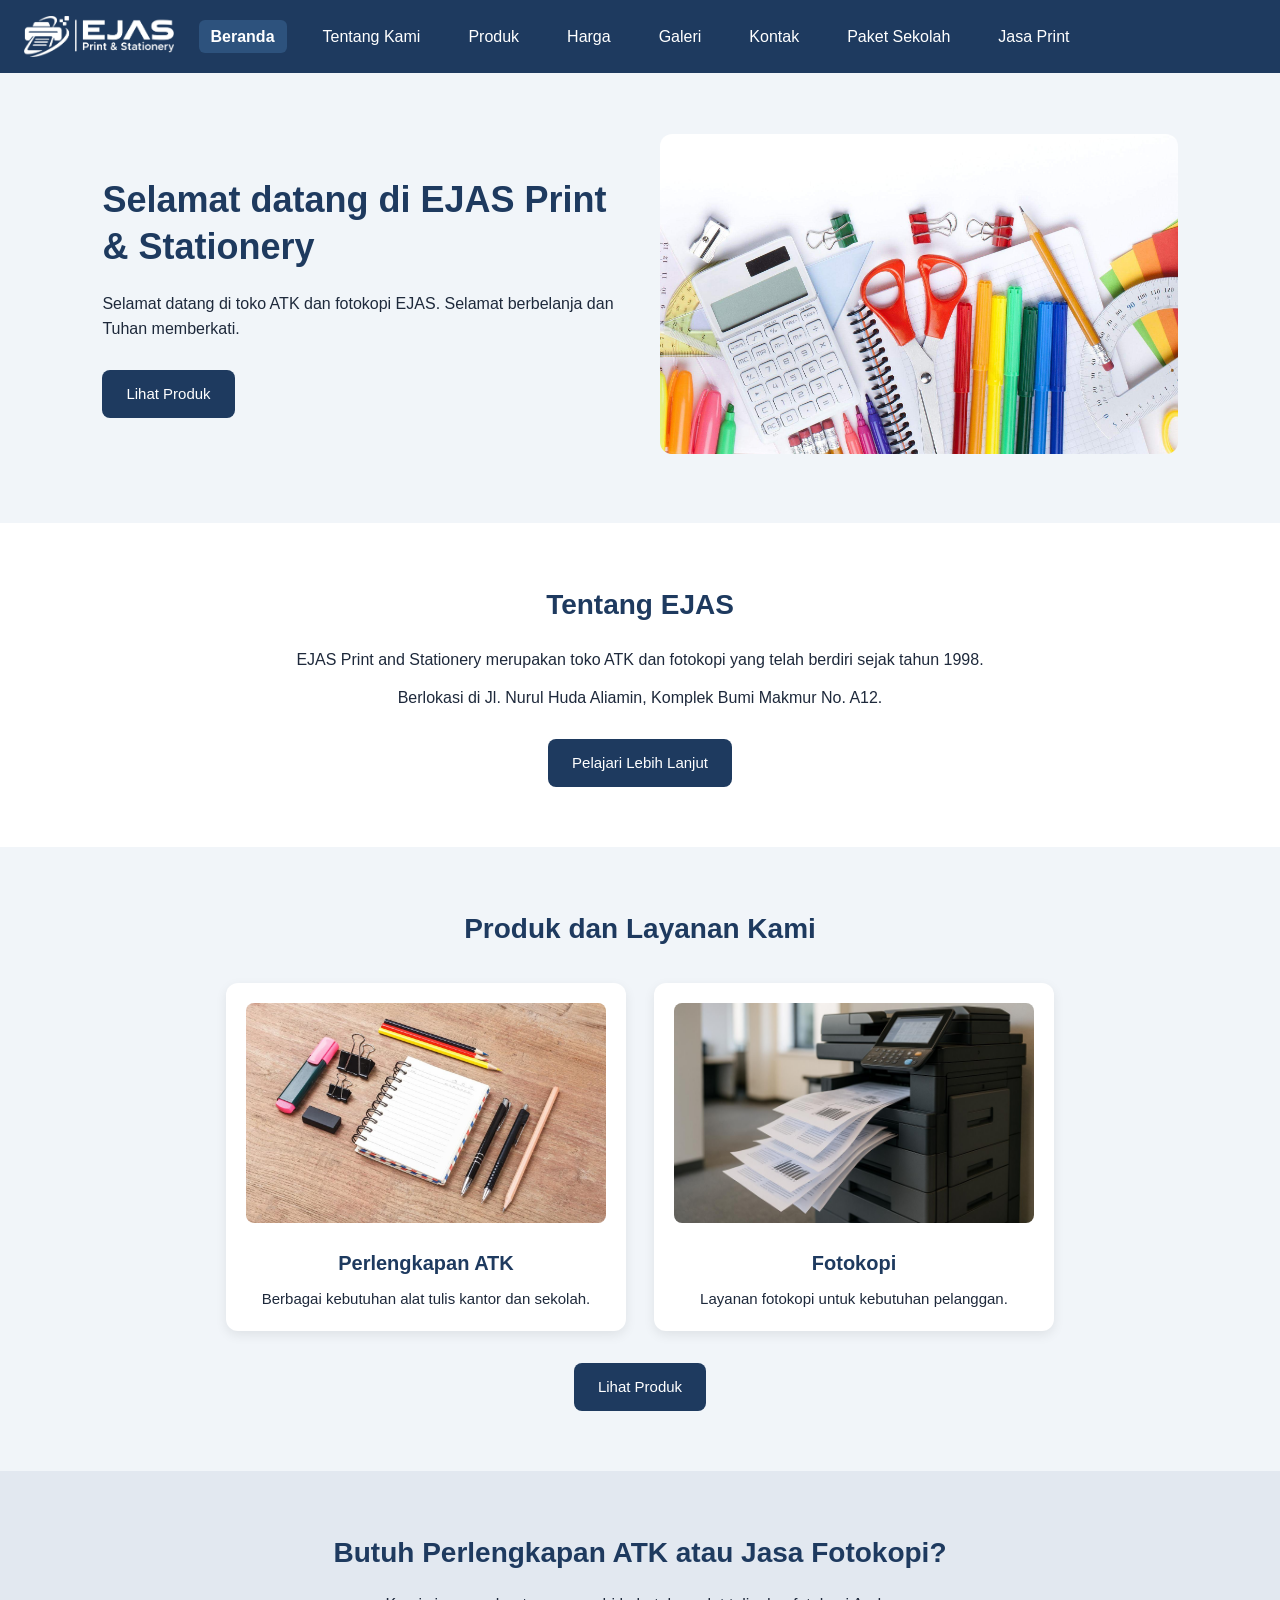
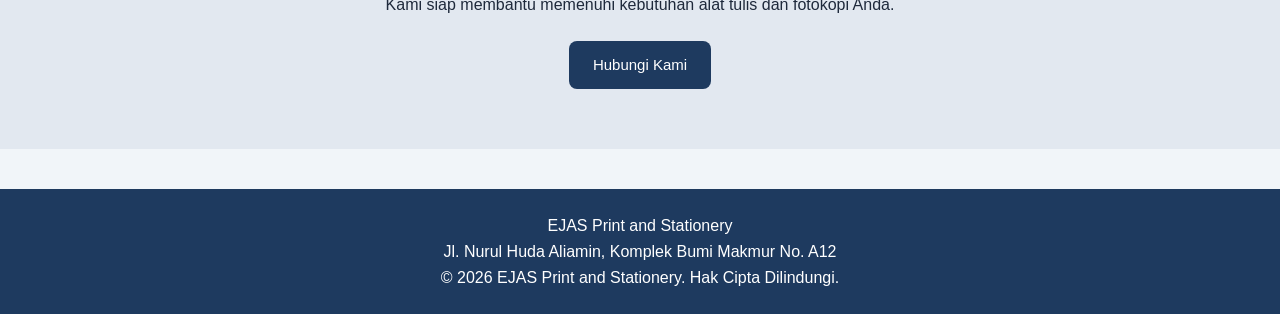
<file: project-root/index.html>
<!DOCTYPE html>
<html lang="id">
<head>
    <meta charset="UTF-8">
    <meta name="viewport" content="width=device-width, initial-scale=1.0">
    <title>Beranda-EJAS</title>
    <link rel="stylesheet" href="./styles/global.css">
    <link rel="stylesheet" href="./styles/index.css">
</head>
<body>
   <header class="site-header">
        <nav class="main-nav">
            <a href="./index.html" class="site-brand">
                <img src="./assets/images/logo/logo-ejas.png" 
                     alt="EJAS Print & Stationery">
            </a>
            
            <ul class="nav-list">
                <li><a class="nav-link active" href="./index.html">Beranda</a></li>
                <li><a class="nav-link" href="./pages/about.html">Tentang Kami</a></li>
                <li><a class="nav-link" href="./pages/products.html">Produk</a></li>
                <li><a class="nav-link" href="./pages/pricing.html">Harga</a></li>
                <li><a class="nav-link" href="./pages/gallery.html">Galeri</a></li>
                <li><a class="nav-link" href="./pages/contact.html">Kontak</a></li>
                <li><a class="nav-link" href="./pages/school-bundles.html">Paket Sekolah</a></li>
                <li><a class="nav-link" href="./pages/print-services.html">Jasa Print</a></li>
            </ul>
        </nav>
    </header>

    <main>
        <section class="hero-section">
            <div class="hero-content">
                <h1>Selamat datang di EJAS Print & Stationery</h1>
                <p>
                    Selamat datang di toko ATK dan fotokopi EJAS.
                    Selamat berbelanja dan Tuhan memberkati.
                </p>
                <a href="./pages/products.html" class="btn">
                    Lihat Produk
                </a>
            </div>

            <div class="hero-image">
                <img src="./assets/images/hero/hero-stationery.jpg" 
                     alt="Berbagai perlengkapan alat tulis">
            </div>
        </section>

        <section class="about-section">
            <h2>Tentang EJAS</h2>
            <p>
                EJAS Print and Stationery merupakan toko ATK
                dan fotokopi yang telah berdiri sejak tahun 1998.
            </p>
            <p>
                Berlokasi di Jl. Nurul Huda Aliamin,
                Komplek Bumi Makmur No. A12.
            </p>
            <a href="./pages/about.html" class="btn">
                Pelajari Lebih Lanjut
            </a>
        </section>

        <section class="product-section">
            <h2>Produk dan Layanan Kami</h2>
            
            <div class="product-container">
                <div class="product-card">
                    <img src="./assets/images/products/stationery-products.jpg" 
                         alt="Berbagai perlengkapan alat tulis kantor dan sekolah">
                    <h3>Perlengkapan ATK</h3>
                    <p>Berbagai kebutuhan alat tulis kantor dan sekolah.</p>
                </div>

                <div class="product-card">
                    <img src="./assets/images/products/photocopy-service.jpg" 
                         alt="Mesin fotokopi untuk layanan penggandaan dokumen">
                    <h3>Fotokopi</h3>
                    <p>Layanan fotokopi untuk kebutuhan pelanggan.</p>
                </div>
            </div>

            <a href="./pages/products.html" class="btn">
                Lihat Produk
            </a>
        </section>
        
        <section class="cta-section">
            <div class="cta-content">
                <h2>Butuh Perlengkapan ATK atau Jasa Fotokopi?</h2>
                <p>
                    Kami siap membantu memenuhi kebutuhan alat tulis
                    dan fotokopi Anda.
                </p>
                <a href="./pages/contact.html" class="btn">
                    Hubungi Kami
                </a>
            </div>
        </section>
    </main>
    
    <footer class="site-footer">
        <p>EJAS Print and Stationery</p>
        <p>Jl. Nurul Huda Aliamin, Komplek Bumi Makmur No. A12</p>
        <p>&copy; 2026 EJAS Print and Stationery. Hak Cipta Dilindungi.</p>
    </footer>
</body>
</html>
</file>
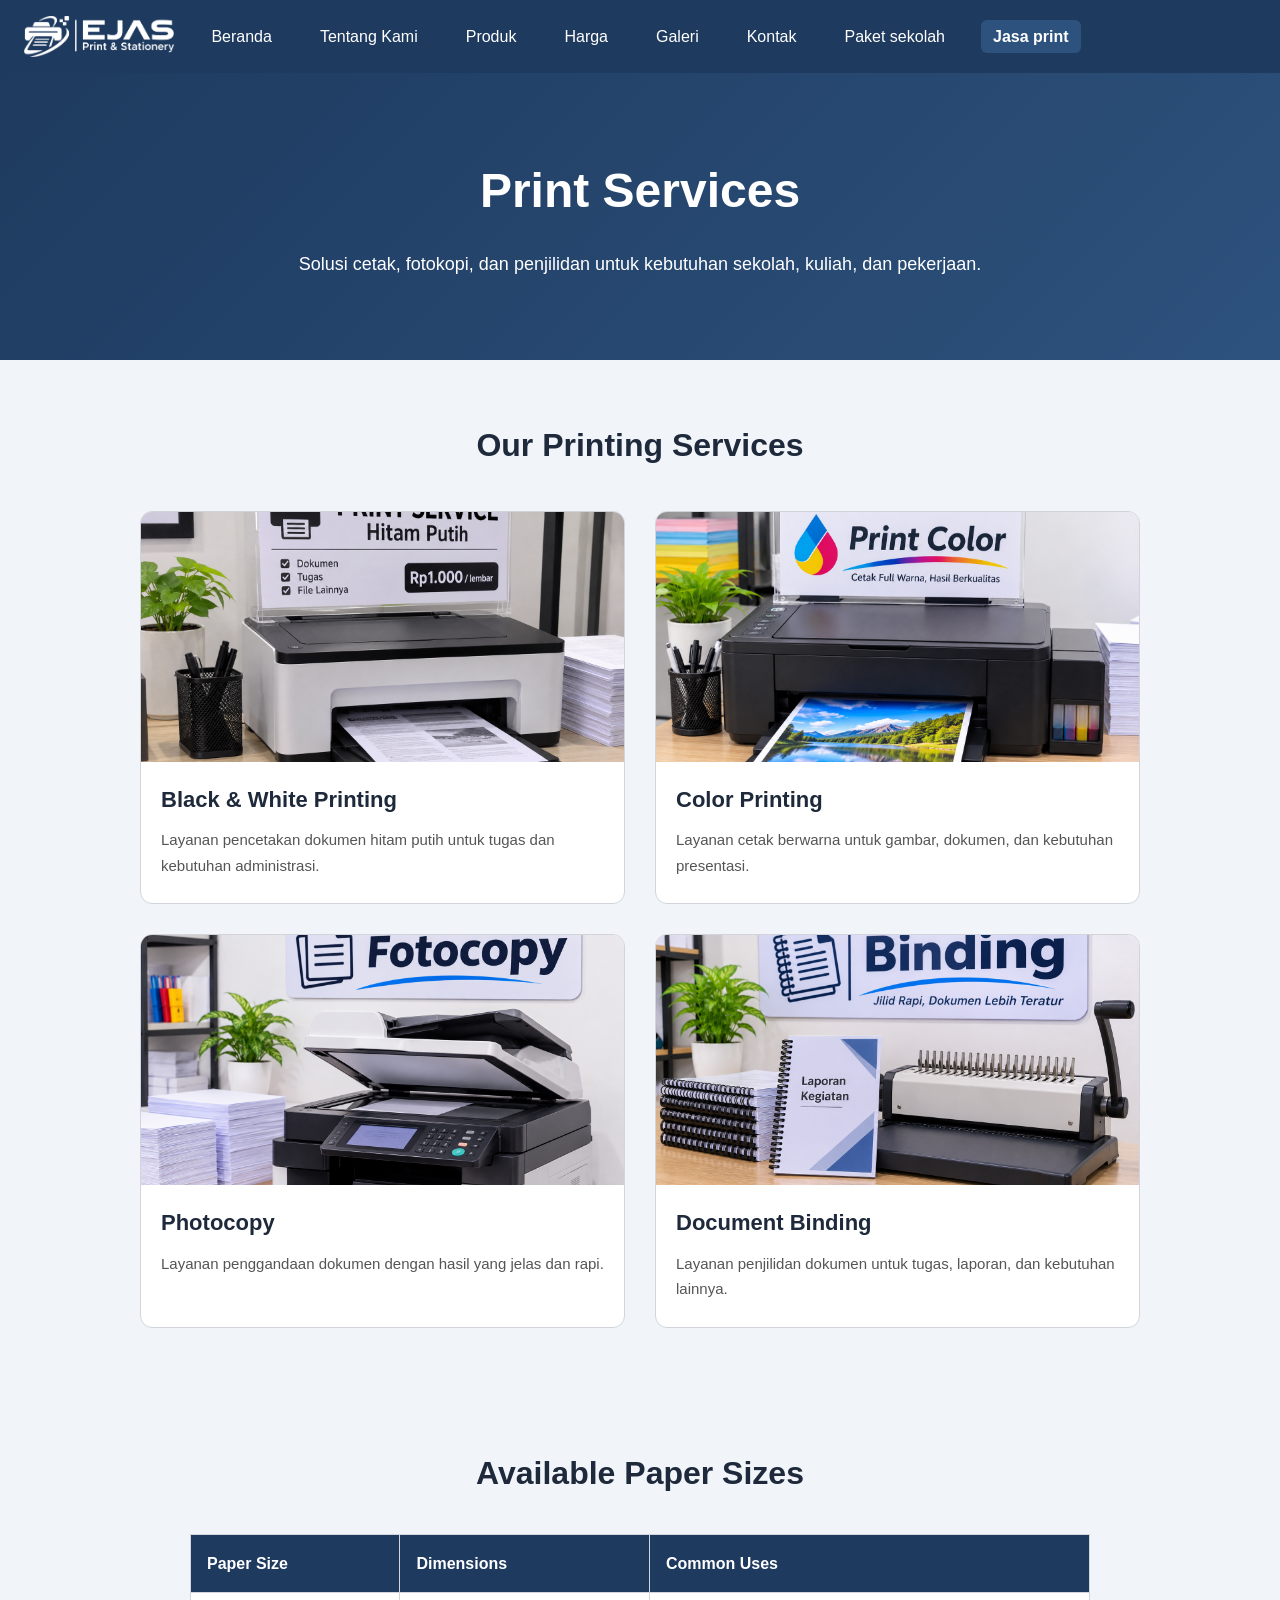
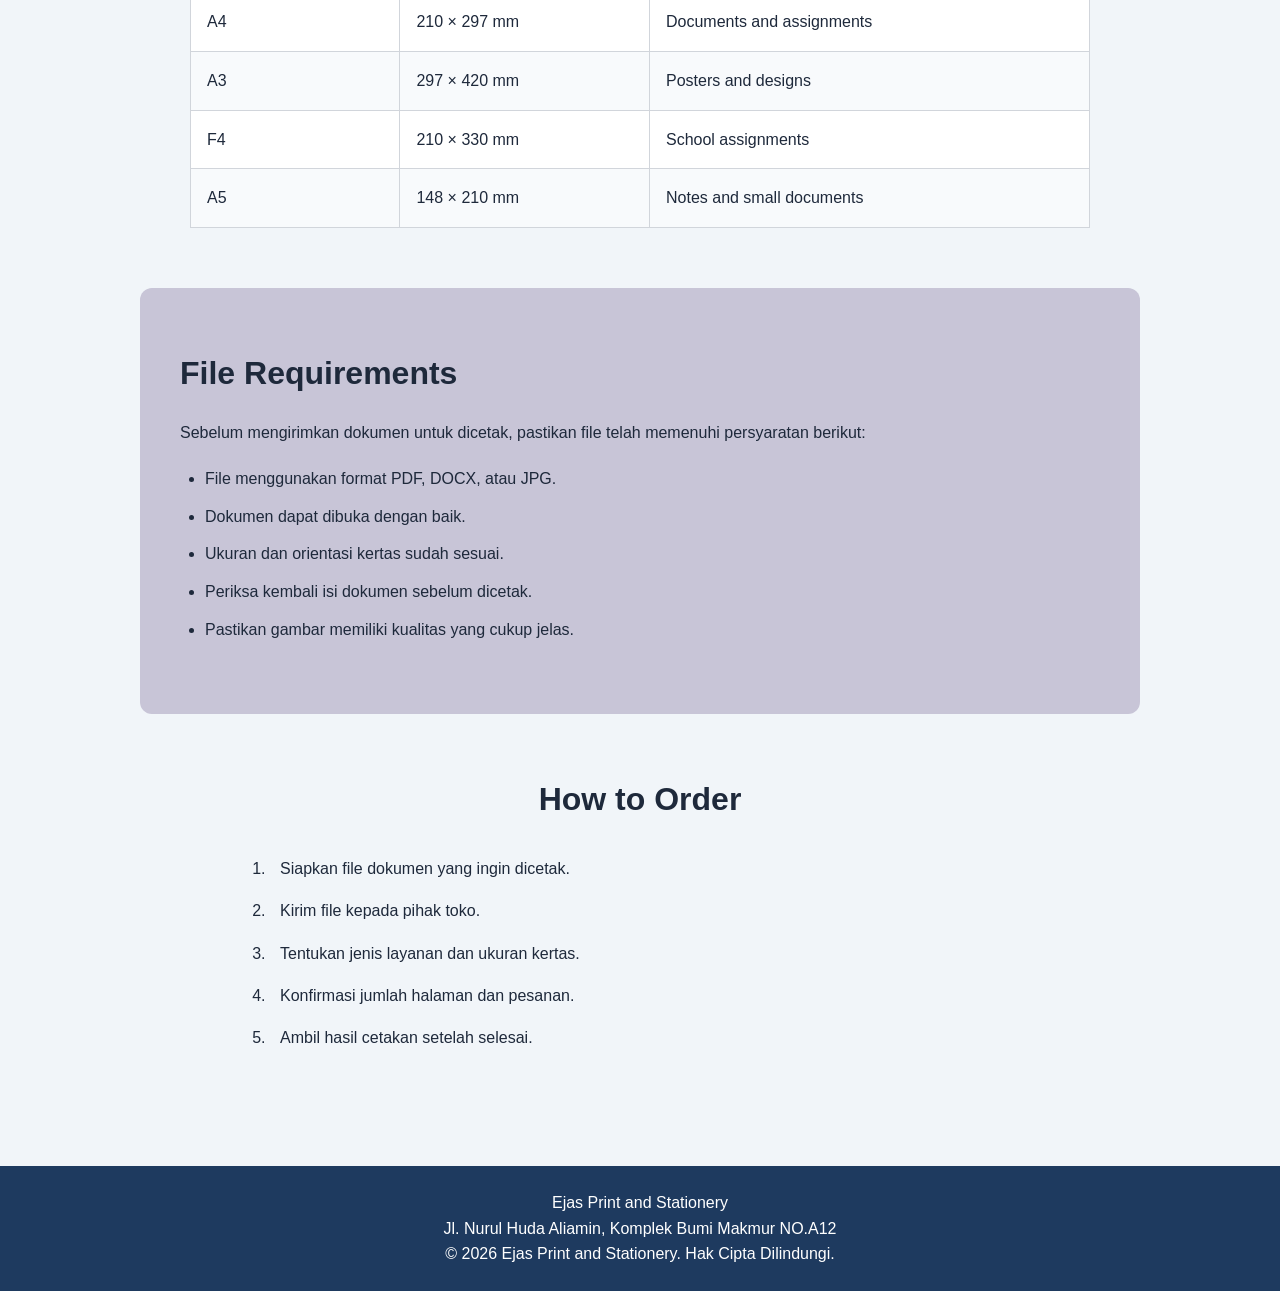
<file: pages/print-services.html>
<!DOCTYPE html>
<html lang="id">
<head>
    <meta charset="UTF-8">
    <meta name="viewport" content="width=device-width, initial-scale=1.0">
    <title>Print Services - EJAS Print & Stationery</title>

    <link rel="stylesheet" href="../styles/global.css">
    <link rel="stylesheet" href="../styles/print-services.css">
</head>
<body>

<header class="site-header">
        <nav class="main-nav">
            <a href="../index.html" class="site-brand">
                <img src="../assets/images/logo/logo-ejas.png" alt="EJAS Print & Stationery">
            </a>
            
            <ul class="nav-list">
                <li><a class="nav-link" href="../index.html">Beranda</a></li>
                <li><a class="nav-link" href="about.html">Tentang Kami</a></li>
                <li><a class="nav-link" href="products.html">Produk</a></li>
                <li><a class="nav-link" href="pricing.html">Harga</a></li>
                <li><a class="nav-link" href="gallery.html">Galeri</a></li>
                <li><a class="nav-link" href="contact.html">Kontak</a></li>
                <li><a class="nav-link" href="school-bundles.html">Paket sekolah</a></li>
                <li><a class="nav-link active" href="print-services.html">Jasa print</a></li>
            </ul>
        </nav>
    </header>
    <!-- Main content -->
    <main>

        <!-- Hero section -->
        <section class="hero">
            <div class="hero-content">
                <h1>Print Services</h1>
                <p>
                    Solusi cetak, fotokopi, dan penjilidan
                    untuk kebutuhan sekolah, kuliah, dan pekerjaan.
                </p>
            </div>
        </section>

        <!-- Printing services -->
        <section class="services">
            <h2>Our Printing Services</h2>

            <div class="service-grid">

                <article class="service-card">
                    <img src="../assets/images/gallery/print-bw.png"
                         alt="Layanan print hitam putih">
                    <h3>Black & White Printing</h3>
                    <p>
                        Layanan pencetakan dokumen hitam putih
                        untuk tugas dan kebutuhan administrasi.
                    </p>
                </article>

                <article class="service-card">
                    <img src="../assets/images/gallery/print-color.png"
                         alt="Layanan print berwarna">
                    <h3>Color Printing</h3>
                    <p>
                        Layanan cetak berwarna untuk gambar,
                        dokumen, dan kebutuhan presentasi.
                    </p>
                </article>

                <article class="service-card">
                    <img src="../assets/images/gallery/fotocopy.png"
                         alt="Mesin fotokopi dokumen">
                    <h3>Photocopy</h3>
                    <p>
                        Layanan penggandaan dokumen dengan
                        hasil yang jelas dan rapi.
                    </p>
                </article>

                <article class="service-card">
                    <img src="../assets/images/gallery/binding.png"
                         alt="Dokumen yang dijilid spiral">
                    <h3>Document Binding</h3>
                    <p>
                        Layanan penjilidan dokumen untuk tugas,
                        laporan, dan kebutuhan lainnya.
                    </p>
                </article>

            </div>
        </section>

        <!-- Paper sizes -->
        <section class="paper-sizes">
            <h2>Available Paper Sizes</h2>

            <table>
                <thead>
                    <tr>
                        <th>Paper Size</th>
                        <th>Dimensions</th>
                        <th>Common Uses</th>
                    </tr>
                </thead>

                <tbody>
                    <tr>
                        <td>A4</td>
                        <td>210 × 297 mm</td>
                        <td>Documents and assignments</td>
                    </tr>

                    <tr>
                        <td>A3</td>
                        <td>297 × 420 mm</td>
                        <td>Posters and designs</td>
                    </tr>

                    <tr>
                        <td>F4</td>
                        <td>210 × 330 mm</td>
                        <td>School assignments</td>
                    </tr>

                    <tr>
                        <td>A5</td>
                        <td>148 × 210 mm</td>
                        <td>Notes and small documents</td>
                    </tr>
                </tbody>
            </table>
        </section>

        <!-- File requirements -->
        <section class="file-requirements">
            <h2>File Requirements</h2>

            <p>
                Sebelum mengirimkan dokumen untuk dicetak,
                pastikan file telah memenuhi persyaratan berikut:
            </p>

            <ul>
                <li>File menggunakan format PDF, DOCX, atau JPG.</li>
                <li>Dokumen dapat dibuka dengan baik.</li>
                <li>Ukuran dan orientasi kertas sudah sesuai.</li>
                <li>Periksa kembali isi dokumen sebelum dicetak.</li>
                <li>Pastikan gambar memiliki kualitas yang cukup jelas.</li>
            </ul>
        </section>

        <!-- Order process -->
        <section class="order-process">
            <h2>How to Order</h2>

            <ol>
                <li>Siapkan file dokumen yang ingin dicetak.</li>
                <li>Kirim file kepada pihak toko.</li>
                <li>Tentukan jenis layanan dan ukuran kertas.</li>
                <li>Konfirmasi jumlah halaman dan pesanan.</li>
                <li>Ambil hasil cetakan setelah selesai.</li>
            </ol>
        </section>

    </main>

    <!-- Footer -->
    <footer>
        <p>Ejas Print and Stationery</p>
        <p>Jl. Nurul Huda Aliamin, Komplek Bumi Makmur NO.A12</p>
        <p>&copy; 2026 Ejas Print and Stationery. Hak Cipta Dilindungi.</p>
    </footer>
    
</body>
</html>
</file>
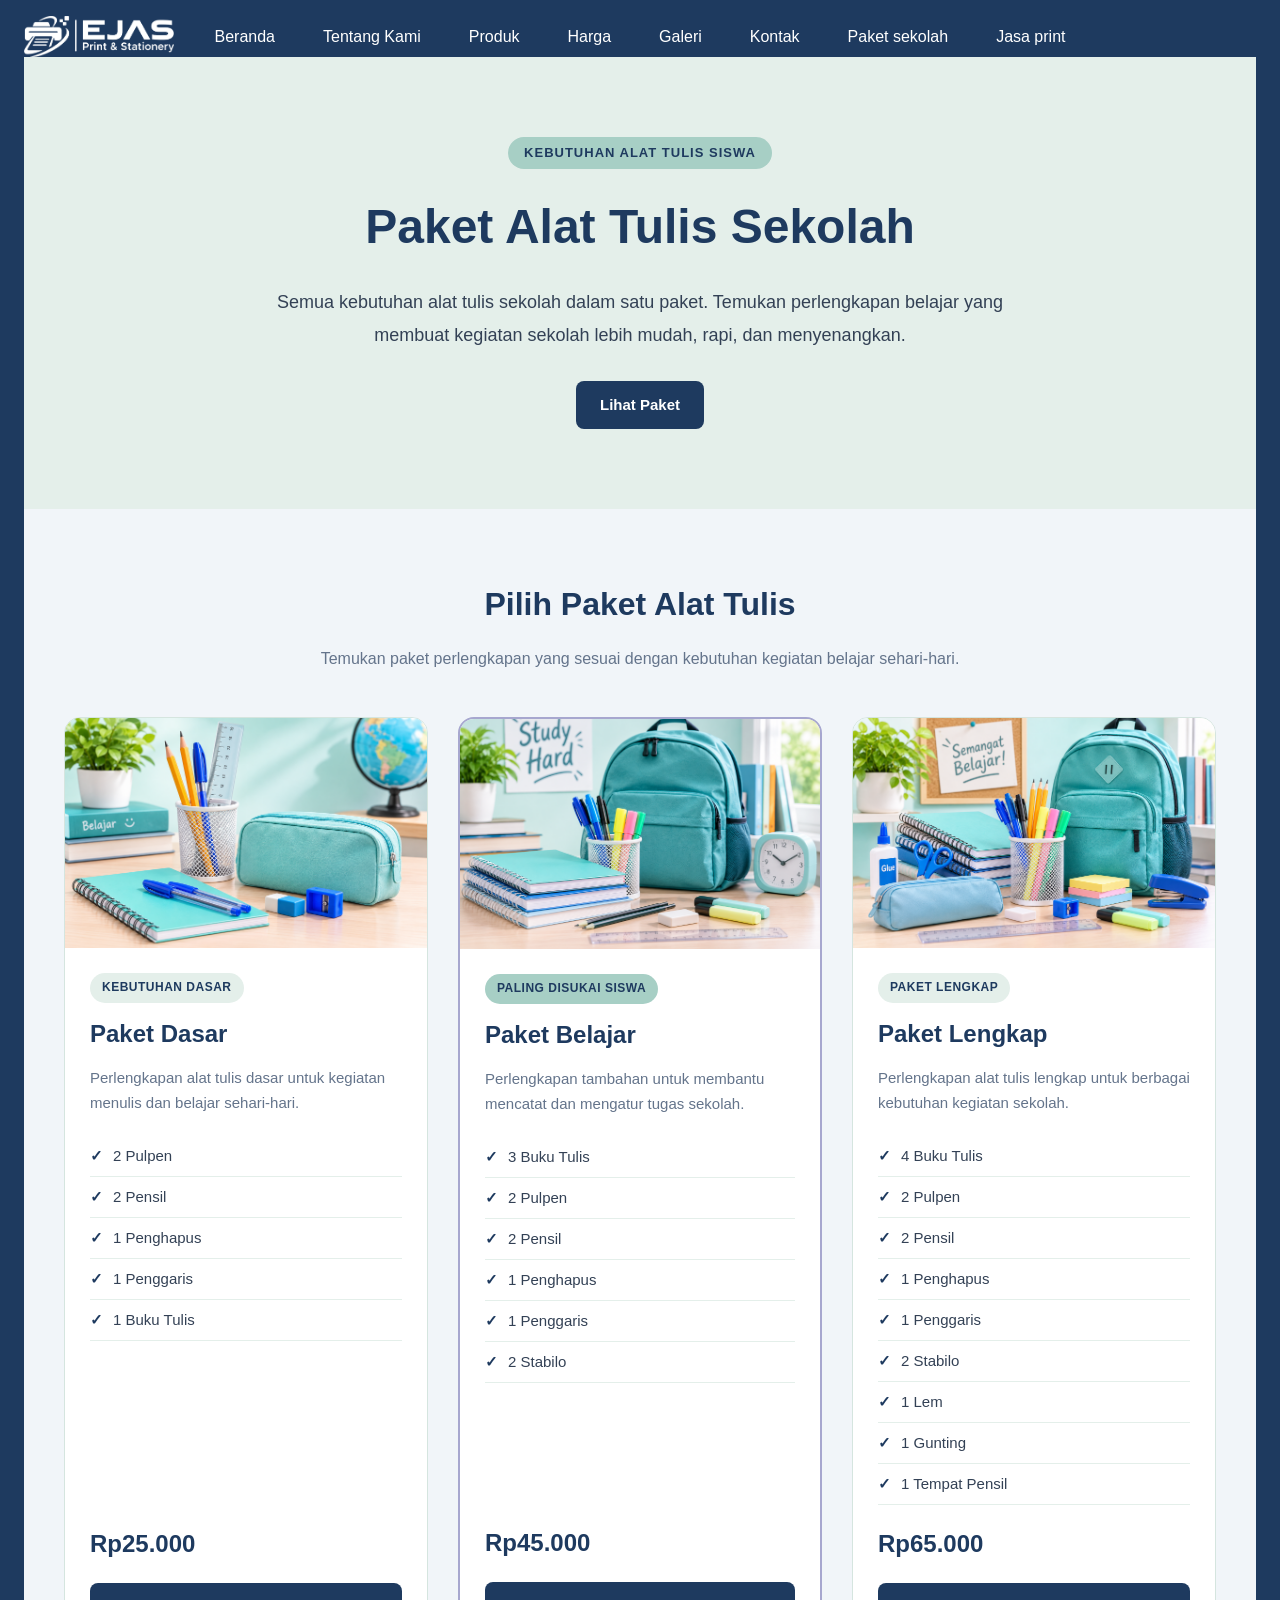
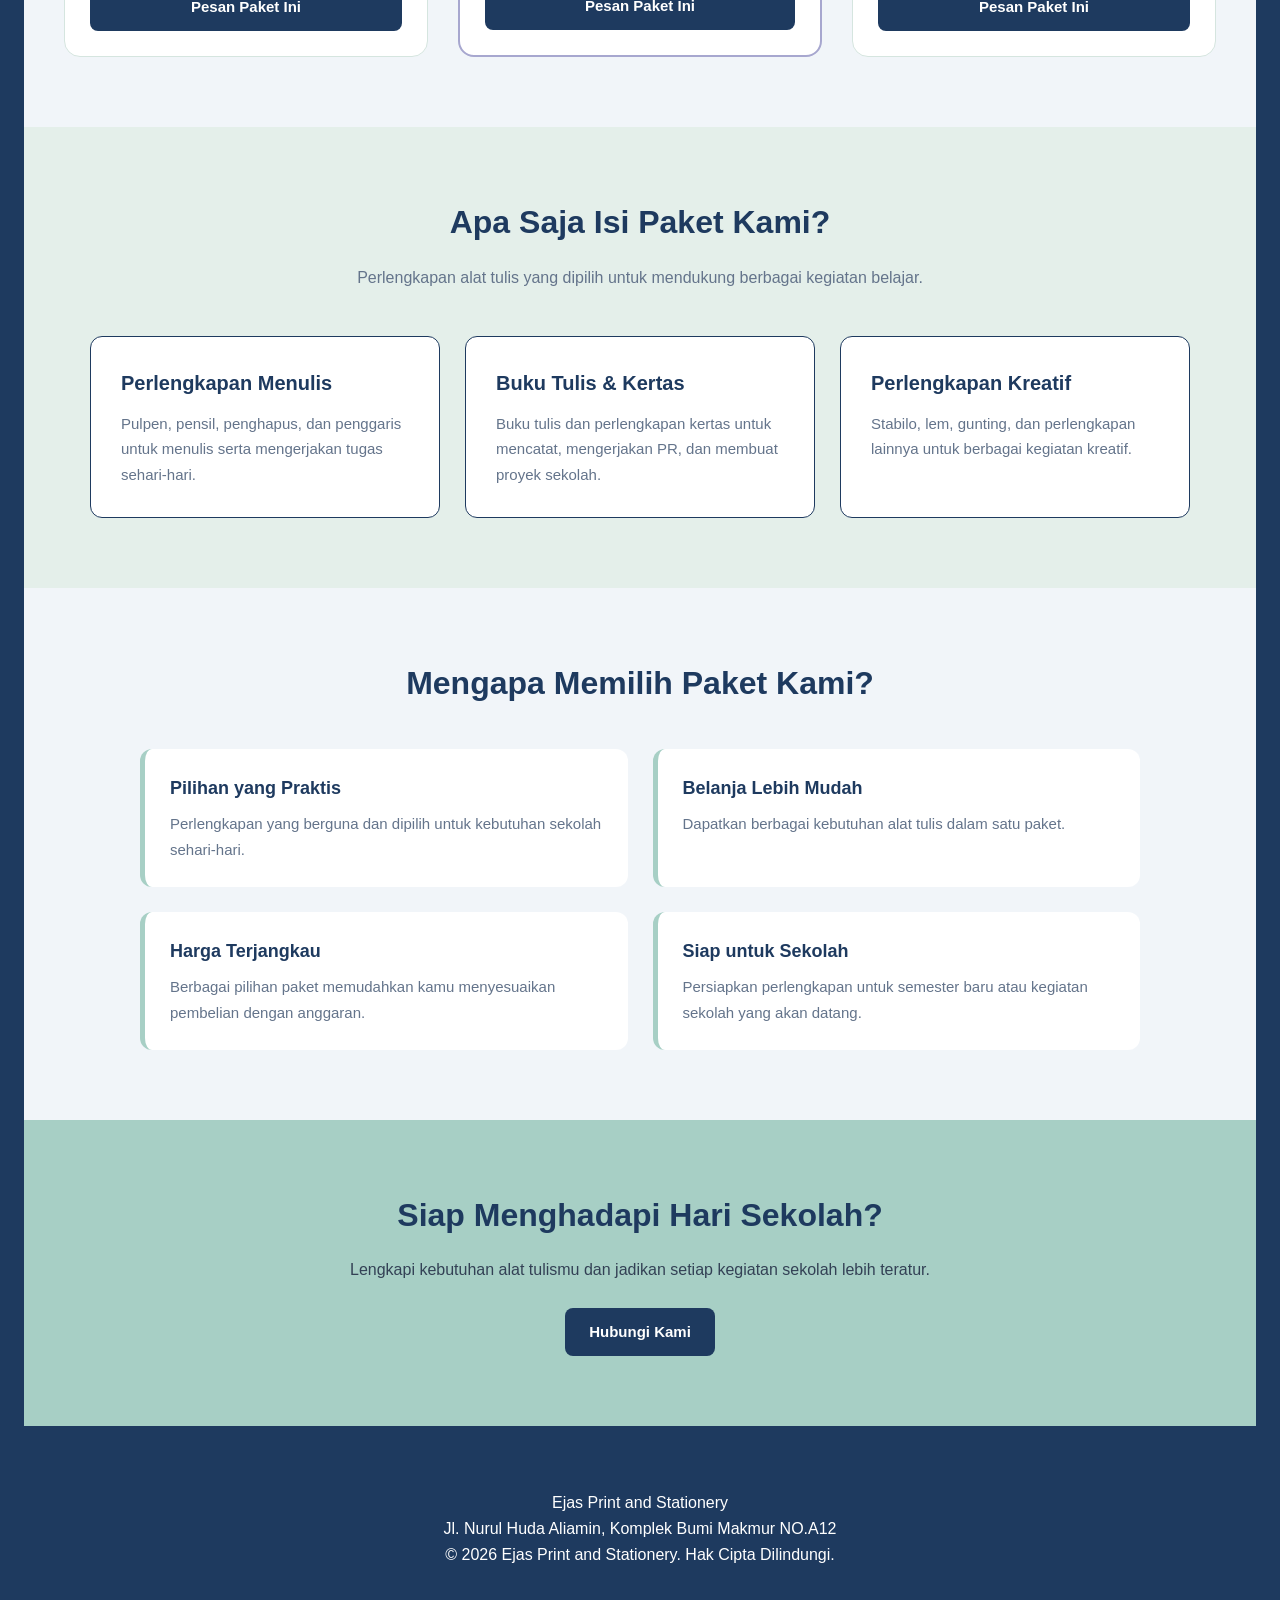
<file: pages/school-bundles.html>
<!DOCTYPE html>
<html lang="id">
<head>
    <meta charset="UTF-8">
    <meta name="viewport" content="width=device-width, initial-scale=1.0">
    <title>School Bundles - EJAS Print & Stationery</title>

    <link rel="stylesheet" href="../styles/global.css">
    <link rel="stylesheet" href="../styles/school-bundles.css">
</head>
<body>

    <!-- Header -->

<header class="site-header">
        <nav class="main-nav">
            <a href="../index.html" class="site-brand">
                <img src="../assets/images/logo/logo-ejas.png" alt="EJAS Print & Stationery">
            </a>
            
            <ul class="nav-list">
                <li><a class="nav-link" href="../index.html">Beranda</a></li>
                <li><a class="nav-link" href="about.html">Tentang Kami</a></li>
                <li><a class="nav-link" href="products.html">Produk</a></li>
                <li><a class="nav-link" href="pricing.html">Harga</a></li>
                <li><a class="nav-link" href="gallery.html">Galeri</a></li>
                <li><a class="nav-link" href="contact.html">Kontak</a></li>
                <li><a class="nav-link" href="school-bundles.html">Paket sekolah</a></li>
                <li><a class="nav-link" href="print-services.html">Jasa print</a></li>
            </ul>
        </nav>

    <!-- Main Content -->
    <main>

        <!-- Hero Section -->
        <section class="bundle-hero">
            <div class="hero-content">
                <span class="hero-label">KEBUTUHAN ALAT TULIS SISWA</span>

                <h1>Paket Alat Tulis Sekolah</h1>

                <p>
                    Semua kebutuhan alat tulis sekolah dalam satu paket.
                    Temukan perlengkapan belajar yang membuat kegiatan
                    sekolah lebih mudah, rapi, dan menyenangkan.
                </p>

                <a href="#bundle-packages" class="bundle-button">
                    Lihat Paket
                </a>
            </div>
        </section>

        <!-- Bundle Packages -->
        <section class="bundle-packages" id="bundle-packages">
            <div class="section-heading">
                <h2>Pilih Paket Alat Tulis</h2>

                <p>
                    Temukan paket perlengkapan yang sesuai dengan
                    kebutuhan kegiatan belajar sehari-hari.
                </p>
            </div>

            <div class="bundle-grid">

                <!-- Basic Bundle -->
                <article class="bundle-card">

                    <img src="../assets/images/products/basic-bundle.png"
                         alt="Paket alat tulis sekolah dasar">

                    <div class="bundle-content">
                        <span class="bundle-category">KEBUTUHAN DASAR</span>

                        <h3>Paket Dasar</h3>

                        <p class="bundle-description">
                            Perlengkapan alat tulis dasar untuk
                            kegiatan menulis dan belajar sehari-hari.
                        </p>

                        <ul class="bundle-list">
                            <li>2 Pulpen</li>
                            <li>2 Pensil</li>
                            <li>1 Penghapus</li>
                            <li>1 Penggaris</li>
                            <li>1 Buku Tulis</li>
                        </ul>

                        <p class="bundle-price">Rp25.000</p>

                        <a href="contact.html" class="bundle-button">
                            Pesan Paket Ini
                        </a>
                    </div>

                </article>

                <!-- Study Bundle -->
                <article class="bundle-card featured">

                    <img src="../assets/images/products/study-bundle.png"
                         alt="Paket alat tulis sekolah untuk belajar">

                    <div class="bundle-content">
                        <span class="bundle-category">PALING DISUKAI SISWA</span>

                        <h3>Paket Belajar</h3>

                        <p class="bundle-description">
                            Perlengkapan tambahan untuk membantu
                            mencatat dan mengatur tugas sekolah.
                        </p>

                        <ul class="bundle-list">
                            <li>3 Buku Tulis</li>
                            <li>2 Pulpen</li>
                            <li>2 Pensil</li>
                            <li>1 Penghapus</li>
                            <li>1 Penggaris</li>
                            <li>2 Stabilo</li>
                        </ul>

                        <p class="bundle-price">Rp45.000</p>

                        <a href="contact.html" class="bundle-button">
                            Pesan Paket Ini
                        </a>
                    </div>

                </article>

                <!-- Complete Bundle -->
                <article class="bundle-card">

                    <img src="../assets/images/products/complete-bundle.png"
                         alt="Paket lengkap perlengkapan alat tulis sekolah">

                    <div class="bundle-content">
                        <span class="bundle-category">PAKET LENGKAP</span>

                        <h3>Paket Lengkap</h3>

                        <p class="bundle-description">
                            Perlengkapan alat tulis lengkap untuk
                            berbagai kebutuhan kegiatan sekolah.
                        </p>

                        <ul class="bundle-list">
                            <li>4 Buku Tulis</li>
                            <li>2 Pulpen</li>
                            <li>2 Pensil</li>
                            <li>1 Penghapus</li>
                            <li>1 Penggaris</li>
                            <li>2 Stabilo</li>
                            <li>1 Lem</li>
                            <li>1 Gunting</li>
                            <li>1 Tempat Pensil</li>
                        </ul>

                        <p class="bundle-price">Rp65.000</p>

                        <a href="contact.html" class="bundle-button">
                            Pesan Paket Ini
                        </a>
                    </div>

                </article>

            </div>
        </section>

        <!-- What's Inside Section -->
        <section class="bundle-categories">

            <div class="section-heading">
                <h2>Apa Saja Isi Paket Kami?</h2>

                <p>
                    Perlengkapan alat tulis yang dipilih untuk
                    mendukung berbagai kegiatan belajar.
                </p>
            </div>

            <div class="category-grid">

                <article class="category-card">
                    <h3>Perlengkapan Menulis</h3>
                    <p>
                        Pulpen, pensil, penghapus, dan penggaris
                        untuk menulis serta mengerjakan tugas sehari-hari.
                    </p>
                </article>

                <article class="category-card">
                    <h3>Buku Tulis & Kertas</h3>
                    <p>
                        Buku tulis dan perlengkapan kertas untuk
                        mencatat, mengerjakan PR, dan membuat proyek sekolah.
                    </p>
                </article>

                <article class="category-card">
                    <h3>Perlengkapan Kreatif</h3>
                    <p>
                        Stabilo, lem, gunting, dan perlengkapan
                        lainnya untuk berbagai kegiatan kreatif.
                    </p>
                </article>

            </div>
        </section>

        <!-- Benefits Section -->
        <section class="bundle-benefits">

            <div class="benefits-content">
                <h2>Mengapa Memilih Paket Kami?</h2>

                <ul>
                    <li>
                        <strong>Pilihan yang Praktis</strong>
                        <p>
                            Perlengkapan yang berguna dan dipilih
                            untuk kebutuhan sekolah sehari-hari.
                        </p>
                    </li>

                    <li>
                        <strong>Belanja Lebih Mudah</strong>
                        <p>
                            Dapatkan berbagai kebutuhan alat tulis
                            dalam satu paket.
                        </p>
                    </li>

                    <li>
                        <strong>Harga Terjangkau</strong>
                        <p>
                            Berbagai pilihan paket memudahkan kamu
                            menyesuaikan pembelian dengan anggaran.
                        </p>
                    </li>

                    <li>
                        <strong>Siap untuk Sekolah</strong>
                        <p>
                            Persiapkan perlengkapan untuk semester baru
                            atau kegiatan sekolah yang akan datang.
                        </p>
                    </li>
                </ul>
            </div>

        </section>

        <!-- Call to Action -->
        <section class="bundle-cta">

            <h2>Siap Menghadapi Hari Sekolah?</h2>

            <p>
                Lengkapi kebutuhan alat tulismu dan jadikan
                setiap kegiatan sekolah lebih teratur.
            </p>

            <a href="contact.html" class="bundle-button">
                Hubungi Kami
            </a>

        </section>

    </main>

    <!-- Footer -->
<footer>
        <p>Ejas Print and Stationery</p>
        <p>Jl. Nurul Huda Aliamin, Komplek Bumi Makmur NO.A12</p>
        <p>&copy; 2026 Ejas Print and Stationery. Hak Cipta Dilindungi.</p>
    </footer>

</body>
</html>
</file>
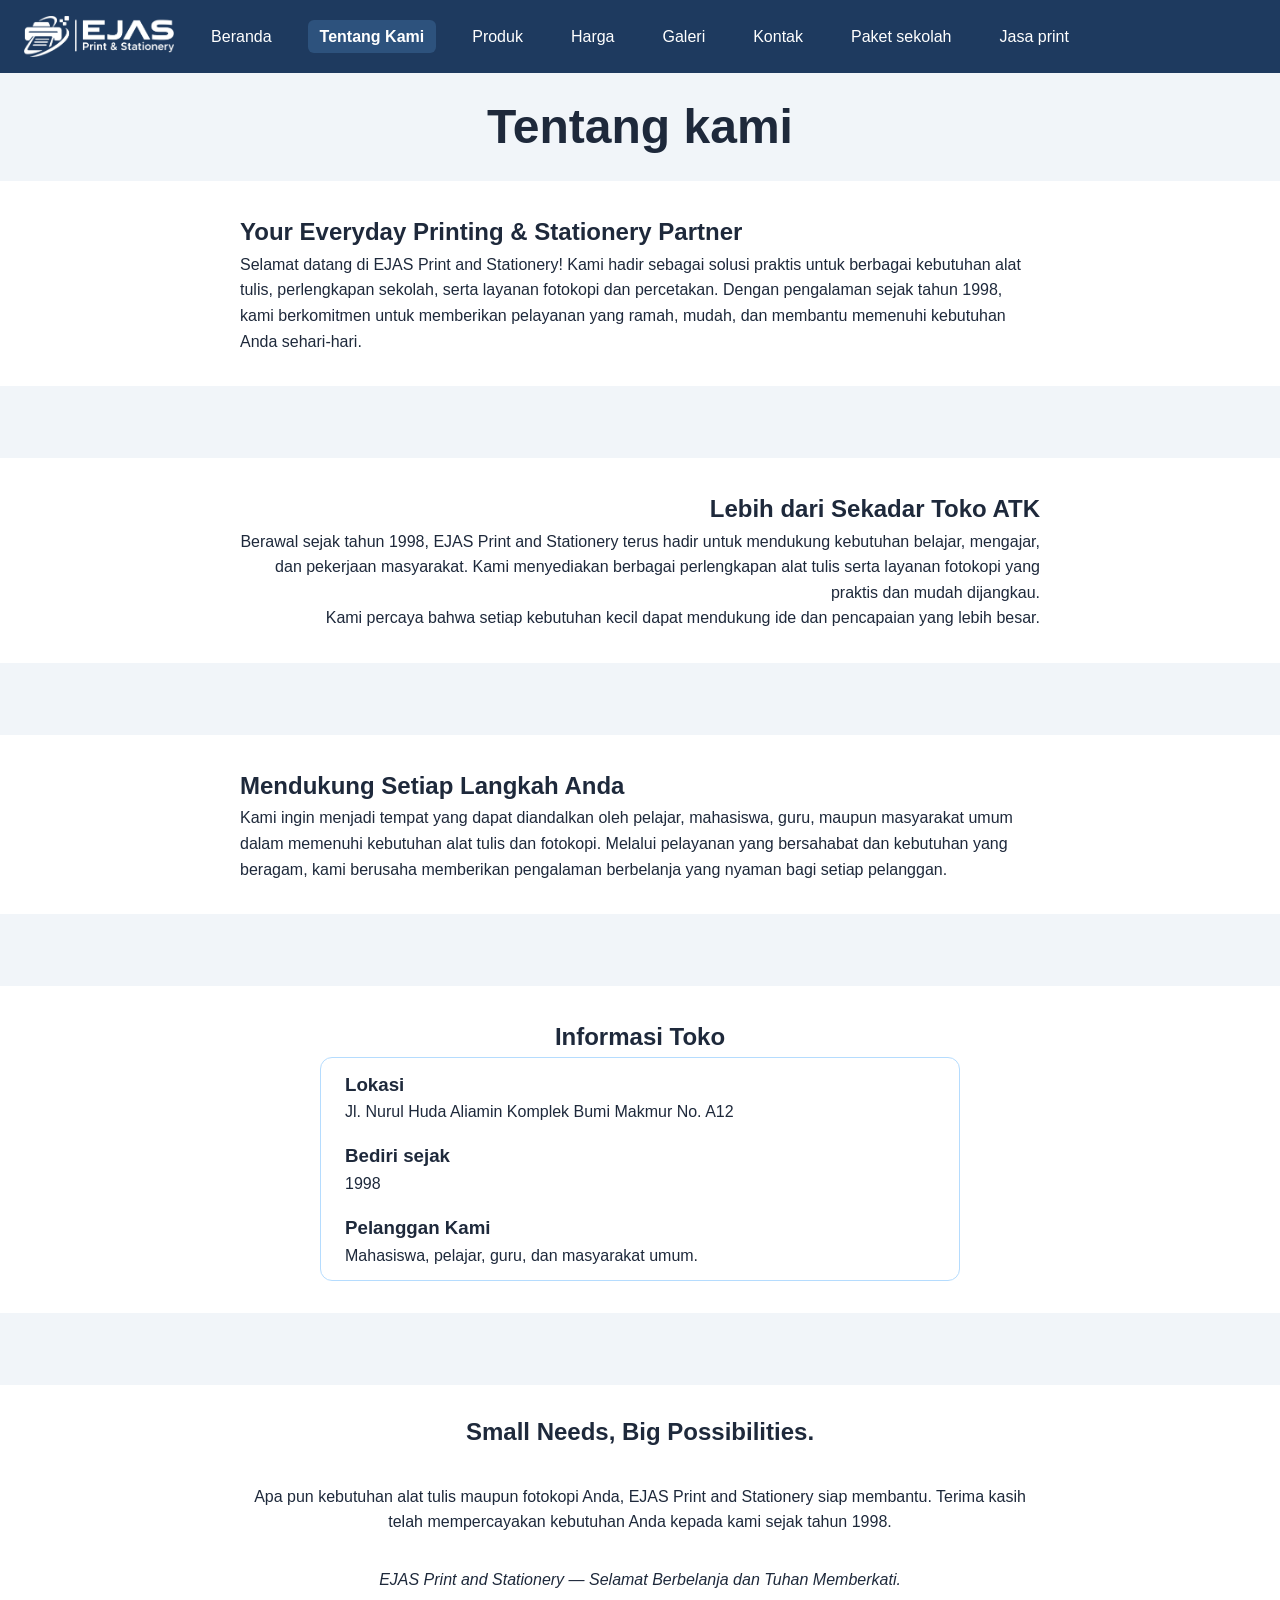
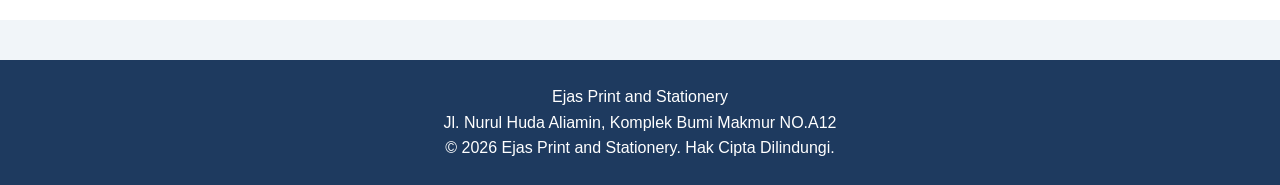
<file: project-root/pages/about.html>
<!DOCTYPE html>
<html lang="id">
<head>
    <meta charset="UTF-8">
    <meta name="viewport" content="width=device-width, initial-scale=1.0">
    <title>Tentang kami-EJAS</title>
    <link rel="stylesheet" href="../styles/global.css">
    <link rel="stylesheet" href="../styles/about.css">
</head>

<body>
    <header class="site-header">
        <nav class="main-nav">
            <a href="../index.html" class="site-brand">
                <img src="../assets/images/logo/logo-ejas.png" alt="EJAS Print & Stationery">
            </a>
            
            <ul class="nav-list">
                <li><a class="nav-link" href="../index.html">Beranda</a></li>
                <li><a class="nav-link active" href="about.html">Tentang Kami</a></li>
                <li><a class="nav-link" href="products.html">Produk</a></li>
                <li><a class="nav-link" href="pricing.html">Harga</a></li>
                <li><a class="nav-link" href="gallery.html">Galeri</a></li>
                <li><a class="nav-link" href="contact.html">Kontak</a></li>
                <li><a class="nav-link" href="school-bundles.html">Paket sekolah</a></li>
                <li><a class="nav-link" href="print-services.html">Jasa print</a></li>
            </ul>
        </nav>
    </header>

    <main>
        <h1>Tentang kami</h1>

        <div id="content">
            <section>
                <div class="para hero">
                    <h2>Your Everyday Printing & Stationery Partner</h2>

                    <p>
                        Selamat datang di EJAS Print and Stationery! Kami hadir sebagai solusi praktis untuk berbagai kebutuhan alat tulis, perlengkapan sekolah, serta layanan fotokopi dan percetakan. Dengan pengalaman sejak tahun 1998, kami berkomitmen untuk memberikan pelayanan yang ramah, mudah, dan membantu memenuhi kebutuhan Anda sehari-hari.
                    </p>
                </div>
            </section>

            <section>
                <div class="para about">
                    <h2>Lebih dari Sekadar Toko ATK</h2>

                    <p>
                        Berawal sejak tahun 1998, EJAS Print and Stationery terus hadir untuk mendukung kebutuhan belajar, mengajar, dan pekerjaan masyarakat. Kami menyediakan berbagai perlengkapan alat tulis serta layanan fotokopi yang praktis dan mudah dijangkau.
                    </p>

                    <p>
                        Kami percaya bahwa setiap kebutuhan kecil dapat mendukung ide dan pencapaian yang lebih besar.
                    </p>
                </div>
            </section>

            <section>
                <div class="para mision">
                    <h2>Mendukung Setiap Langkah Anda</h2>

                    <p>
                        Kami ingin menjadi tempat yang dapat diandalkan oleh pelajar, mahasiswa, guru, maupun masyarakat umum dalam memenuhi kebutuhan alat tulis dan fotokopi. Melalui pelayanan yang bersahabat dan kebutuhan yang beragam, kami berusaha memberikan pengalaman berbelanja yang nyaman bagi setiap pelanggan.
                    </p>
                </div>
            </section>

            <section>
                <div class="para shop">
                    <h2>Informasi Toko</h2>

                    <div class="table">
                        <div>
                            <h3>Lokasi</h3>
                            <p>Jl. Nurul Huda Aliamin Komplek Bumi Makmur No. A12</p>
                        </div>

                        <div>
                            <h3>Bediri sejak</h3>
                            <p>1998</p>
                        </div>

                        <div>
                            <h3>Pelanggan Kami</h3>
                            <p>Mahasiswa, pelajar, guru, dan masyarakat umum.</p>
                        </div>
                    </div>
                </div>
            </section>

            <section>
                <div class="para closing">
                    <h2>Small Needs, Big Possibilities.</h2>

                    <p>
                        Apa pun kebutuhan alat tulis maupun fotokopi Anda, EJAS Print and Stationery siap membantu. Terima kasih telah mempercayakan kebutuhan Anda kepada kami sejak tahun 1998.
                    </p>

                    <em>EJAS Print and Stationery — Selamat Berbelanja dan Tuhan Memberkati.</em>
                </div>
            </section>

        </div>
    </main>

    <footer>
        <p>Ejas Print and Stationery</p>
        <p>Jl. Nurul Huda Aliamin, Komplek Bumi Makmur NO.A12</p>
        <p>&copy; 2026 Ejas Print and Stationery. Hak Cipta Dilindungi.</p>
    </footer>
</body>

</html>
</file>
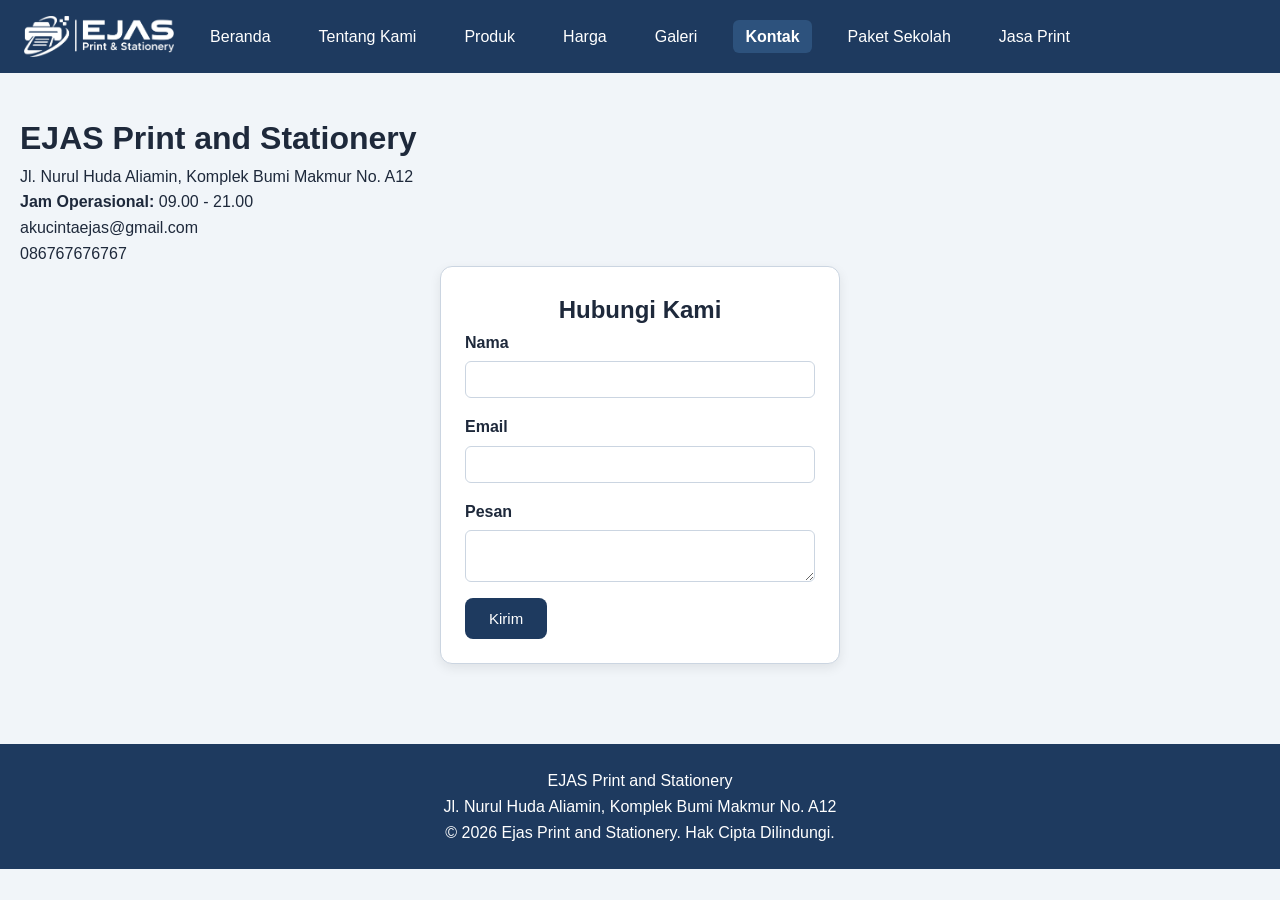
<file: project-root/pages/contact.html>
<!DOCTYPE html>
<html lang="id">
<head>
    <meta charset="UTF-8">
    <meta name="viewport" content="width=device-width, initial-scale=1.0">
    <title>Kontak-EJAS</title>
    <link rel="stylesheet" href="../styles/global.css">
    <link rel="stylesheet" href="../styles/contact.css">
</head>
<body>
    <header class="site-header">
        <nav class="main-nav">
            <a href="../index.html" class="site-brand">
                <img src="../assets/images/logo/logo-ejas.png" alt="EJAS Print & Stationery">
            </a>
            
            <ul class="nav-list">
                <li><a class="nav-link" href="../index.html">Beranda</a></li>
                <li><a class="nav-link" href="about.html">Tentang Kami</a></li>
                <li><a class="nav-link" href="products.html">Produk</a></li>
                <li><a class="nav-link" href="pricing.html">Harga</a></li>
                <li><a class="nav-link" href="gallery.html">Galeri</a></li>
                <li><a class="nav-link active" href="contact.html">Kontak</a></li>
                <li><a class="nav-link" href="school-bundles.html">Paket Sekolah</a></li>
                <li><a class="nav-link" href="print-services.html">Jasa Print</a></li>
            </ul>
        </nav>
    </header>
    <main id="contact">
        <h1>
            EJAS Print and Stationery
        </h1>

        <section>
            <p>Jl. Nurul Huda Aliamin, Komplek Bumi Makmur No. A12</p>
        </section>

        <section>
            <p><b>Jam Operasional:</b> 09.00 - 21.00</p>
            <p>akucintaejas@gmail.com</p>
            <p>086767676767</p>
        </section>

        <section>
             <form action="" class="contact-form">
                <h2>Hubungi Kami</h2>
                <div class="form-group">
                    <label for="name">Nama</label>
                    <input type="text" name="name" id="name" required>
                </div>
                <div class="form-group">
                    <label for="email">Email</label>
                    <input type="email" name="email" id="email" required>
                </div>
                <div class="form-group">
                    <label for="message">Pesan</label>
                    <textarea name="message" id="message" required></textarea>
                </div>
                <button type="submit" class="btn">Kirim</button>
            </form>
        </section>
    </main>

    <footer>
        <p>EJAS Print and Stationery</p>
        <p>Jl. Nurul Huda Aliamin, Komplek Bumi Makmur No. A12</p>
        <p>&copy; 2026 Ejas Print and Stationery. Hak Cipta Dilindungi.</p>
    </footer>
</body>

</html>
</file>
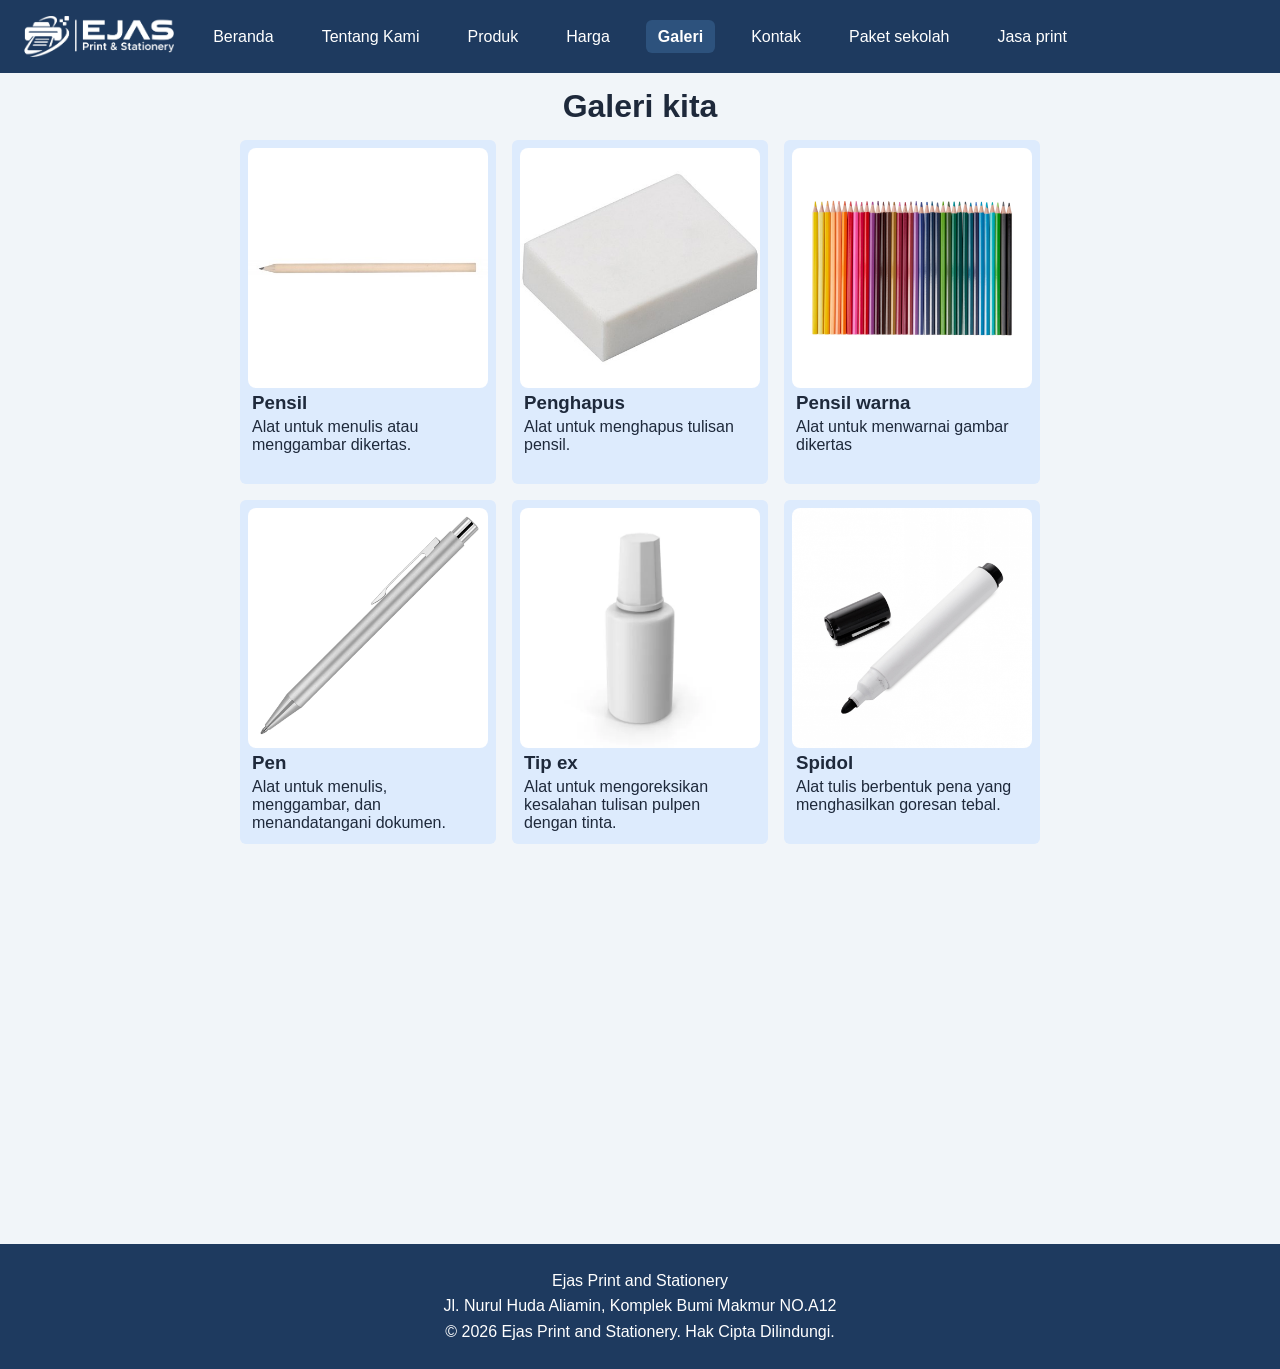
<file: project-root/pages/gallery.html>
<!DOCTYPE html>
<html lang="id">
<head>
    <meta charset="UTF-8">
    <meta name="viewport" content="width=device-width, initial-scale=1.0">
    <title>Galeri kami-EJAS</title>
    <link rel="stylesheet" href="../styles/global.css">
    <link rel="stylesheet" href="../styles/gallery.css">
</head>

<body>
    <header class="site-header">
        <nav class="main-nav">
            
            <a href="../index.html" class="site-brand">
                <img src="../assets/images/logo/logo-ejas.png" alt="EJAS Print & Stationery">
            </a>    

            <ul class="nav-list">
                <li><a class="nav-link" href="../index.html">Beranda</a></li>
                <li><a class="nav-link" href="about.html">Tentang Kami</a></li>
                <li><a class="nav-link" href="products.html">Produk</a></li>
                <li><a class="nav-link" href="pricing.html">Harga</a></li>
                <li><a class="nav-link active" href="gallery.html">Galeri</a></li>
                <li><a class="nav-link" href="contact.html">Kontak</a></li>
                <li><a class="nav-link" href="school-bundles.html">Paket sekolah</a></li>
                <li><a class="nav-link" href="print-services.html">Jasa print</a></li>
            </ul>
        </nav>
    </header>

    <h1>Galeri kita</h1>
    
    <main>
        <div class="container">
            <div id="gallery">
                <div class="item a1">
                    <img src="../assets/images/gallery/pencil.jpg" alt="Pensil">
                    <h3>Pensil</h3>
                    <p>Alat untuk menulis atau menggambar dikertas.</p>
                </div>
                <div class="item a2">
                    <img src="../assets/images/gallery/eraser.jpg" alt="Penghapus">
                    <h3>Penghapus</h3>
                    <p>Alat untuk menghapus tulisan pensil.</p>
                </div>
                <div class="item a3">
                    <img src="../assets/images/gallery/color-pencils.avif" alt="Pensil warna">
                    <h3>Pensil warna</h3>
                    <p>Alat untuk menwarnai gambar dikertas</p>
                </div>
                <div class="item a4">
                    <img src="../assets/images/gallery/pen.jpg" alt="Pen">
                    <h3>Pen</h3>
                    <p>Alat untuk menulis, menggambar, dan menandatangani dokumen.</p>
                </div>
                <div class="item a5">
                    <img src="../assets/images/gallery/corrector.webp" alt="Tip ex">
                    <h3>Tip ex</h3>
                    <p>Alat untuk mengoreksikan kesalahan tulisan pulpen dengan tinta.</p>
                </div>
                <div class="item a6">
                    <img src="../assets/images/gallery/marker.jpg" alt="Spidol">
                    <h3>Spidol</h3>
                    <p>Alat tulis berbentuk pena yang menghasilkan goresan tebal.</p>
                </div>
            </div>
        </div>  
    </main>  

    <footer>
        <p>Ejas Print and Stationery</p>
        <p>Jl. Nurul Huda Aliamin, Komplek Bumi Makmur NO.A12</p>
        <p>&copy; 2026 Ejas Print and Stationery. Hak Cipta Dilindungi.</p>
    </footer>
</body>

</html>
</file>
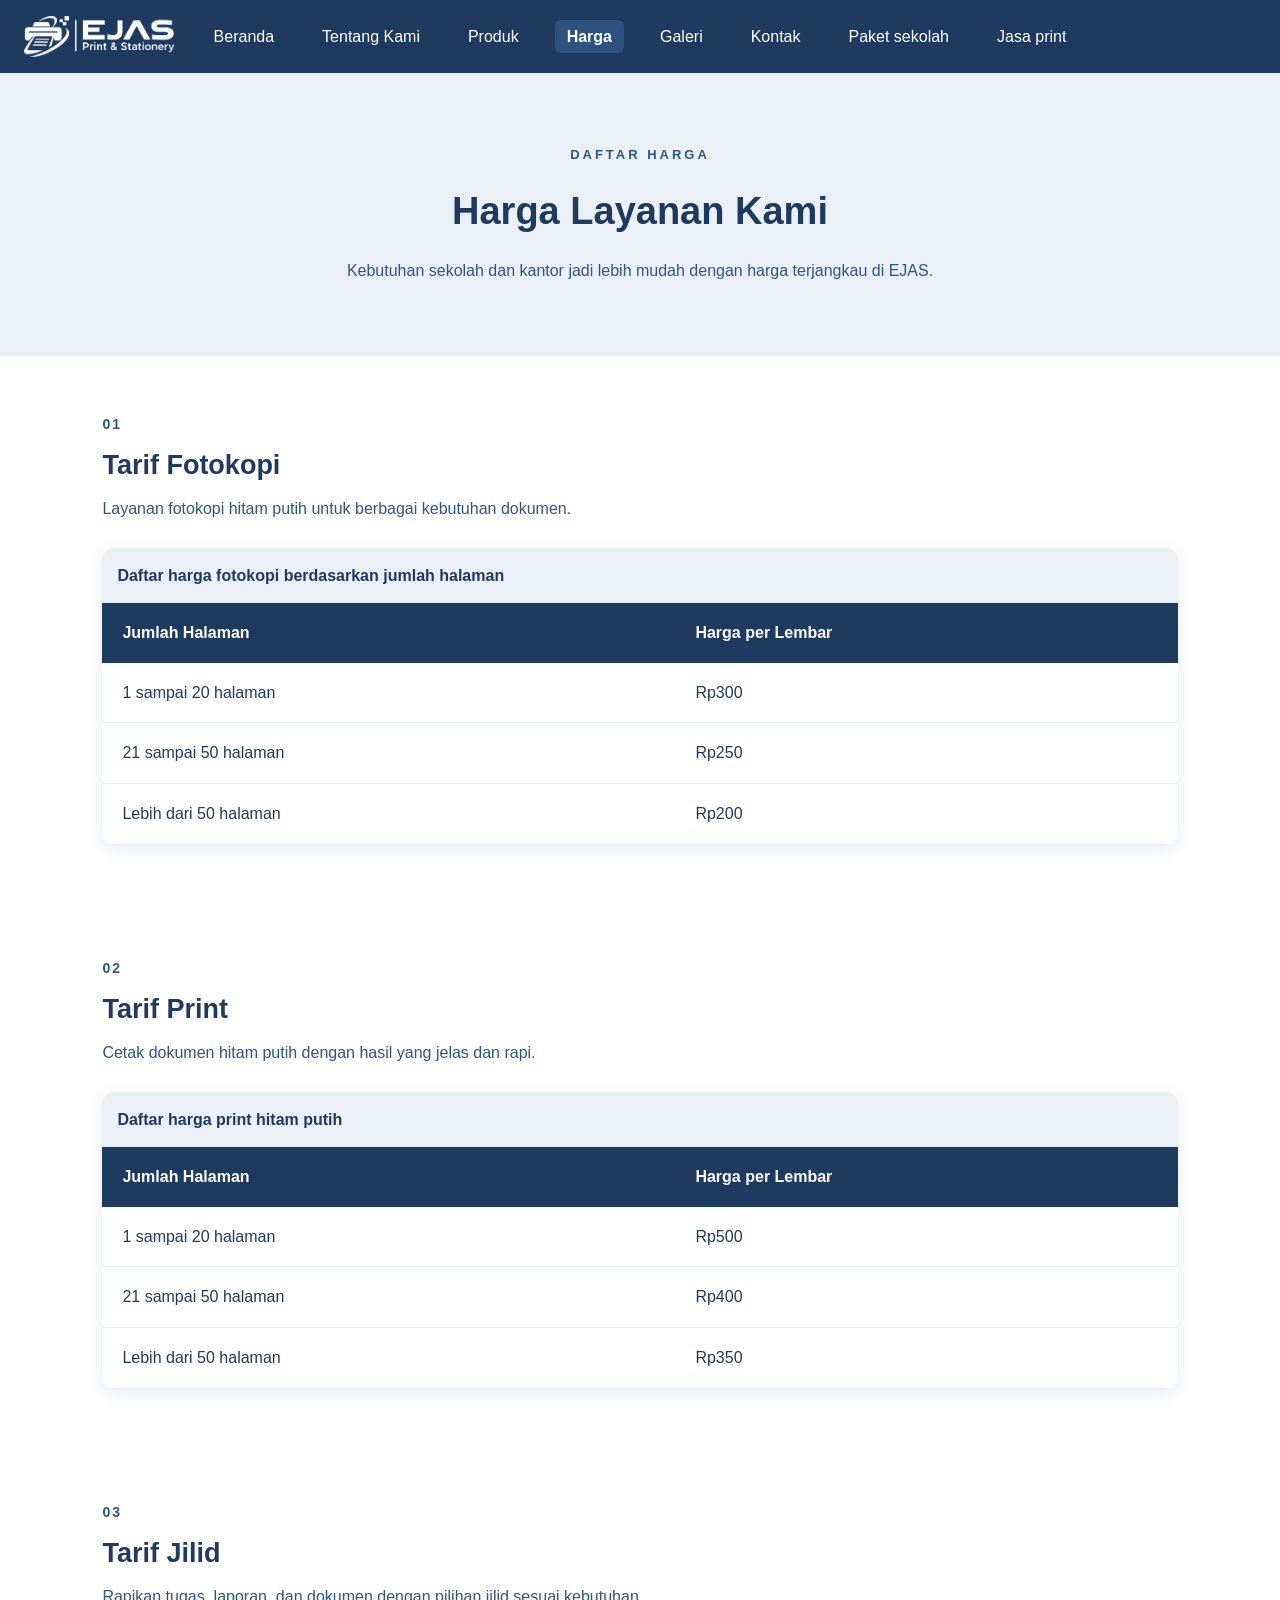
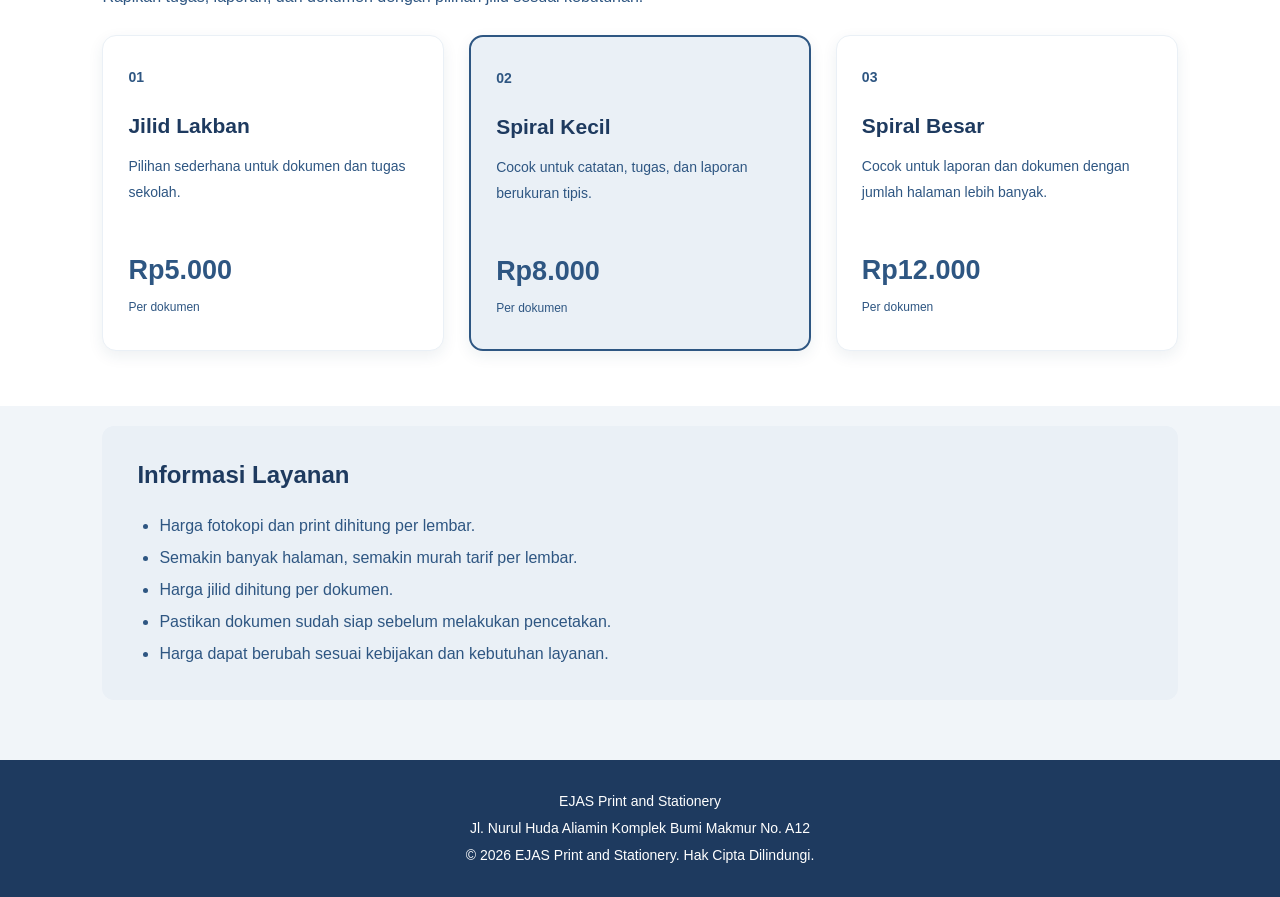
<file: project-root/pages/pricing.html>
<!DOCTYPE html>
<html lang="id">
<head>
    <meta charset="UTF-8">
    <meta name="viewport" content="width=device-width, initial-scale=1.0">
    <title>Daftar Harga - EJAS Print & Stationery</title>

    <link rel="stylesheet" href="../styles/global.css">
    <link rel="stylesheet" href="../styles/pricing.css">
</head>

<body>

    <!-- Navbar -->
    <header class="site-header">
        <nav class="main-nav">
            <a href="../index.html" class="site-brand">
                <img src="../assets/images/logo/logo-ejas.png" alt="EJAS Print & Stationery">
            </a>
            
            <ul class="nav-list">
                <li><a class="nav-link" href="../index.html">Beranda</a></li>
                <li><a class="nav-link" href="about.html">Tentang Kami</a></li>
                <li><a class="nav-link" href="products.html">Produk</a></li>
                <li><a class="nav-link active" href="pricing.html" aria-current="page">Harga</a></li>
                <li><a class="nav-link" href="gallery.html">Galeri</a></li>
                <li><a class="nav-link" href="contact.html">Kontak</a></li>
                <li><a class="nav-link" href="school-bundles.html">Paket sekolah</a></li>
                <li><a class="nav-link" href="print-services.html">Jasa print</a></li>
            </ul>
        </nav>
    </header>

    <main>

        <!-- Pricing Hero -->
        <section class="pricing-hero">
            <p class="pricing-label">DAFTAR HARGA</p>
            <h1>Harga Layanan Kami</h1>
            <p>
                Kebutuhan sekolah dan kantor jadi lebih mudah
                dengan harga terjangkau di EJAS.
            </p>
        </section>

        <!-- Photocopy Pricing -->
        <section class="pricing-section">

            <div class="section-heading">
                <span>01</span>
                <h2>Tarif Fotokopi</h2>
                <p>
                    Layanan fotokopi hitam putih untuk berbagai
                    kebutuhan dokumen.
                </p>
            </div>

            <div class="pricing-table-wrapper">
                <table class="pricing-table">
                    <caption>
                        Daftar harga fotokopi berdasarkan jumlah halaman
                    </caption>

                    <thead>
                        <tr>
                            <th scope="col">Jumlah Halaman</th>
                            <th scope="col">Harga per Lembar</th>
                        </tr>
                    </thead>

                    <tbody>
                        <tr>
                            <td>1 sampai 20 halaman</td>
                            <td>Rp300</td>
                        </tr>

                        <tr>
                            <td>21 sampai 50 halaman</td>
                            <td>Rp250</td>
                        </tr>

                        <tr>
                            <td>Lebih dari 50 halaman</td>
                            <td>Rp200</td>
                        </tr>
                    </tbody>
                </table>
            </div>

        </section>

        <!-- Printing Pricing -->
        <section class="pricing-section">

            <div class="section-heading">
                <span>02</span>
                <h2>Tarif Print</h2>
                <p>
                    Cetak dokumen hitam putih dengan hasil
                    yang jelas dan rapi.
                </p>
            </div>

            <div class="pricing-table-wrapper">
                <table class="pricing-table">
                    <caption>
                        Daftar harga print hitam putih
                    </caption>

                    <thead>
                        <tr>
                            <th scope="col">Jumlah Halaman</th>
                            <th scope="col">Harga per Lembar</th>
                        </tr>
                    </thead>

                    <tbody>
                        <tr>
                            <td>1 sampai 20 halaman</td>
                            <td>Rp500</td>
                        </tr>

                        <tr>
                            <td>21 sampai 50 halaman</td>
                            <td>Rp400</td>
                        </tr>

                        <tr>
                            <td>Lebih dari 50 halaman</td>
                            <td>Rp350</td>
                        </tr>
                    </tbody>
                </table>
            </div>

        </section>

        <!-- Binding Pricing -->
        <section class="pricing-section">

            <div class="section-heading">
                <span>03</span>
                <h2>Tarif Jilid</h2>
                <p>
                    Rapikan tugas, laporan, dan dokumen
                    dengan pilihan jilid sesuai kebutuhan.
                </p>
            </div>

            <div class="binding-grid">

                <article class="binding-card">
                    <div class="binding-number">01</div>
                    <h3>Jilid Lakban</h3>
                    <p>
                        Pilihan sederhana untuk dokumen
                        dan tugas sekolah.
                    </p>
                    <div class="binding-price">
                        Rp5.000
                    </div>
                    <span>Per dokumen</span>
                </article>

                <article class="binding-card featured">
                    <div class="binding-number">02</div>
                    <h3>Spiral Kecil</h3>
                    <p>
                        Cocok untuk catatan, tugas,
                        dan laporan berukuran tipis.
                    </p>
                    <div class="binding-price">
                        Rp8.000
                    </div>
                    <span>Per dokumen</span>
                </article>

                <article class="binding-card">
                    <div class="binding-number">03</div>
                    <h3>Spiral Besar</h3>
                    <p>
                        Cocok untuk laporan dan dokumen
                        dengan jumlah halaman lebih banyak.
                    </p>
                    <div class="binding-price">
                        Rp12.000
                    </div>
                    <span>Per dokumen</span>
                </article>

            </div>

        </section>

        <!-- Information -->
        <section class="pricing-note">
            <h2>Informasi Layanan</h2>
            <ul>
                <li>Harga fotokopi dan print dihitung per lembar.</li>
                <li>Semakin banyak halaman, semakin murah tarif per lembar.</li>
                <li>Harga jilid dihitung per dokumen.</li>
                <li>Pastikan dokumen sudah siap sebelum melakukan pencetakan.</li>
                <li>Harga dapat berubah sesuai kebijakan dan kebutuhan layanan.</li>
            </ul>
        </section>

    </main>

    <!-- Footer -->
    <footer>
        <p>EJAS Print and Stationery</p>
        <p>Jl. Nurul Huda Aliamin Komplek Bumi Makmur No. A12</p>
        <p>&copy; 2026 EJAS Print and Stationery. Hak Cipta Dilindungi.</p>
    </footer>

</body>
</html>
</file>
<file: project-root/styles/global.css>
* {
    margin: 0;
    padding: 0;
    box-sizing: border-box;
}
body {
    font-family: Arial, sans-serif;
    background-color: #F1F5F9;
    color: #1E293B;
    line-height: 1.6;
}
.site-header {
    background-color: #1E3A5F;
    padding: 16px 24px;
}
.main-nav {
    display: grid;
    grid-template-columns: 1fr auto 1fr;
    align-items: center;
}
.nav-list {
    grid-column: 2;
    display: flex;
    list-style: none;
    gap: 24px;
    flex-wrap: wrap;
    justify-content: center;
}
.nav-link {
    color: #ffffff;
    text-decoration: none;
    font-size: 16px;
    font-weight: 500;
    padding: 8px 12px;
    border-radius: 6px;
    transition: 0.3s ease;
}
.nav-link:hover {
    background-color: #2D527D;
    color: #ffffff;
}
.nav-link.active {
    background-color: #2d527d;
    color: #ffffff;
    font-weight: bold;
}
.btn {
    background-color: #1E3A5F;
    color: #ffffff;
    padding: 12px 24px;
    border-radius: 8px;
    border: none;
    cursor: pointer;
    font-size: 15px;
    transition: 0.3s ease;
    display: inline-block;
    text-decoration: none;
}
.btn:hover {
    background-color: #2D527D;
}
footer {
    background-color: #1E3A5F;
    color: #ffffff;
    padding: 24px 20px;
    text-align: center;
    margin-top: 40px;
}
.site-brand {
   display: flex;
    align-items: center;
    text-decoration: none;
}
.site-brand img {
    width: 150px;
    height: auto;
    display: block;
}
</file>
<file: project-root/styles/index.css>
/* =========================
   HERO SECTION
========================= */
.hero-section {
    display: flex;
    align-items: center;
    justify-content: space-between;
    gap: 40px;
    padding: 60px 8%;
    min-height: 450px;
}

.hero-content {
    flex: 1;
}

.hero-content h1 {
    font-size: 36px;
    line-height: 1.3;
    margin-bottom: 20px;
    color: #1E3A5F;
}

.hero-content p {
    font-size: 16px;
    margin-bottom: 28px;
}

.hero-image {
    flex: 1;
}

.hero-image img {
    width: 100%;
    height: 320px;
    object-fit: cover;
    border-radius: 12px;
}

/* =========================
   ABOUT SECTION
========================= */
.about-section {
    padding: 60px 8%;
    text-align: center;
    background-color: #ffffff;
}

.about-section h2 {
    color: #1E3A5F;
    font-size: 28px;
    margin-bottom: 20px;
}

.about-section p {
    max-width: 700px;
    margin: 0 auto 12px;
}

.about-section .btn {
    margin-top: 16px;
}

/* =========================
   PRODUCT SECTION
========================= */
.product-section {
    padding: 60px 8%;
    text-align: center;
}

.product-section h2 {
    color: #1E3A5F;
    font-size: 28px;
    margin-bottom: 32px;
}

.product-container {
    display: flex;
    justify-content: center;
    gap: 28px;
    margin-bottom: 32px;
}

.product-card {
    flex: 1;
    width: 100%;
    max-width: 400px;
    background-color: #ffffff;
    border-radius: 12px;
    padding: 20px;
    box-shadow: 0 4px 12px rgba(0, 0, 0, 0.08);
}

.product-card img {
    width: 100%;
    height: 220px;
    object-fit: cover;
    border-radius: 8px;
    margin-bottom: 16px;
}

.product-card h3 {
    color: #1E3A5F;
    font-size: 20px;
    margin-bottom: 8px;
}

.product-card p {
    font-size: 15px;
}

/* =========================
   CTA SECTION
========================= */
.cta-section {
    padding: 60px 8%;
    background-color: #E2E8F0;
    text-align: center;
}

.cta-content h2 {
    color: #1E3A5F;
    font-size: 28px;
    margin-bottom: 16px;
}

.cta-content p {
    margin-bottom: 24px;
}

/* =========================
   RESPONSIVE DESIGN
========================= */
@media (max-width: 768px) {
    .hero-section {
        flex-direction: column;
        text-align: center;
        padding: 40px 6%;
    }

    .hero-content h1 {
        font-size: 28px;
    }

    .hero-image img {
        height: 250px;
    }

    .product-container {
        flex-direction: column;
        align-items: center;
    }

    .product-card {
        width: 100%;
    }
}

@media (max-width: 480px) {
    .hero-content h1 {
        font-size: 24px;
    }

    .about-section h2,
    .product-section h2,
    .cta-content h2 {
        font-size: 23px;
    }

    .hero-image img {
        height: 200px;
    }
}
</file>
<file: styles/global.css>
* {
    margin: 0;
    padding: 0;
    box-sizing: border-box;
}
body {
    font-family: Arial, sans-serif;
    background-color: #F1F5F9;
    color: #1E293B;
    line-height: 1.6;
}
.site-header {
    background-color: #1E3A5F;
    padding: 16px 24px;
}
.main-nav {
    display: grid;
    grid-template-columns: 1fr auto 1fr;
    align-items: center;
}
.nav-list {
    grid-column: 2;
    display: flex;
    list-style: none;
    gap: 24px;
    flex-wrap: wrap;
    justify-content: center;
}
.nav-link {
    color: #ffffff;
    text-decoration: none;
    font-size: 16px;
    font-weight: 500;
    padding: 8px 12px;
    border-radius: 6px;
    transition: 0.3s ease;
}
.nav-link:hover {
    background-color: #2D527D;
    color: #ffffff;
}
.nav-link.active {
    background-color: #2d527d;
    color: #ffffff;
    font-weight: bold;
}
.btn {
    background-color: #1e3a5f;
    color: #ffffff;
    padding: 12px 24px;
    border-radius: 8px;
    border: none;
    cursor: pointer;
    font-size: 15px;
    transition: 0.3s ease;
    display: inline-block;
    text-decoration: none;
}
.btn:hover {
    background-color: #2D527D;
}
footer {
    background-color: #1e3a5f;
    color: #ffffff;
    padding: 24px 20px;
    text-align: center;
    margin-top: 40px;
}
.site-brand {
   display: flex;
    align-items: center;
    text-decoration: none;
}
.site-brand img {
    width: 150px;
    height: auto;
    max-width: 150px;
    display: block;
}
</file>
<file: styles/print-services.css>
.hero {
    background: linear-gradient(135deg, #1E3A5F, #2D527D);
    color: #ffffff;
    padding: 80px 40px;
    text-align: center;
}

.hero-content {
    max-width: 800px;
    margin: 0 auto;
}

.hero h1 {
    font-size: 48px;
    margin-bottom: 20px;
}

.hero p {
    font-size: 18px;
    line-height: 1.7;
}

.services {
    padding: 60px 40px;
}

.services h2 {
    text-align: center;
    font-size: 32px;
    margin-bottom: 40px;
}

.service-grid {
    display: grid;
    grid-template-columns: repeat(2, 1fr);
    gap: 30px;
    max-width: 1000px;
    margin: 0 auto;
}

.service-card {
    background-color: #ffffff;
    border: 1px solid #D1D5DB;
    border-radius: 12px;
    overflow: hidden;
    transition: 0.3s ease;
}

.service-card img {
    width: 100%;
    height: 250px;
    object-fit: cover;
    display: block;
}

.service-card h3 {
    font-size: 22px;
    margin: 20px 20px 10px;
}

.service-card p {
    font-size: 15px;
    line-height: 1.7;
    color: #555555;
    margin: 0 20px 25px;
}

.service-card:hover {
    transform: translateY(-8px);
    box-shadow: 0 10px 25px rgba(0, 0, 0, 0.12);
}

.paper-sizes {
    padding: 60px 40px;
}

.paper-sizes h2 {
    text-align: center;
    font-size: 32px;
    margin-bottom: 35px;
}

.paper-sizes table {
    width: 100%;
    max-width: 900px;
    margin: 0 auto;
    border-collapse: collapse;
    background-color: #ffffff;
}

.paper-sizes th,
.paper-sizes td {
    border: 1px solid #D1D5DB;
    padding: 16px;
    text-align: left;
}

.paper-sizes th {
    background-color: #1E3A5F;
    color: #ffffff;
}

.paper-sizes tbody tr:nth-child(even) {
    background-color: #F8FAFC;
}

.file-requirements {
    padding: 60px 40px;
    max-width: 1000px;
    margin: 0 auto;
    background-color: #c8c5d7;
    border-radius: 12px;
}

.file-requirements h2 {
    font-size: 32px;
    margin-bottom: 20px;
}

.file-requirements p {
    font-size: 16px;
    line-height: 1.7;
}

.file-requirements ul {
    padding-left: 25px;
    margin-top: 20px;
}

.file-requirements li {
    margin-bottom: 12px;
    line-height: 1.6;
}

.order-process {
    padding: 60px 40px;
}

.order-process h2 {
    text-align: center;
    font-size: 32px;
    margin-bottom: 30px;
}

.order-process ol {
    max-width: 800px;
    margin: 0 auto;
    padding-left: 30px;
}

.order-process li {
    margin-bottom: 15px;
    padding-left: 10px;
    line-height: 1.7;
}

@media (max-width: 768px) {
    .hero {
        padding: 60px 20px;
    }

    .hero h1 {
        font-size: 36px;
    }

    .hero p {
        font-size: 16px;
    }

    .services,
    .paper-sizes,
    .file-requirements,
    .order-process {
        padding: 40px 20px;
    }

    .service-grid {
        grid-template-columns: 1fr;
    }

    .service-card img {
        height: 220px;
    }

    .paper-sizes table {
        font-size: 14px;
    }

    .paper-sizes th,
    .paper-sizes td {
        padding: 10px;
    }
}
</file>
<file: styles/school-bundles.css>
.bundle-hero {
    background-color: #E4EFEA;
    padding: 80px 40px;
    text-align: center;
}

.hero-content {
    max-width: 800px;
    margin: 0 auto;
}

.hero-label {
    display: inline-block;
    background-color: #A7CFC5;
    color: #1E3A5F;
    padding: 6px 16px;
    border-radius: 20px;
    font-size: 13px;
    font-weight: bold;
    letter-spacing: 1px;
    margin-bottom: 20px;
}

.bundle-hero h1 {
    font-size: 48px;
    color: #1E3A5F;
    margin-bottom: 20px;
}

.bundle-hero p {
    font-size: 18px;
    color: #334155;
    line-height: 1.8;
    margin-bottom: 30px;
}

.bundle-button {
    display: inline-block;
    background-color: #1E3A5F;
    color: #ffffff;
    text-decoration: none;
    padding: 12px 24px;
    border-radius: 8px;
    font-size: 15px;
    font-weight: bold;
}

.bundle-packages {
    padding: 70px 40px;
    background-color: #F1F5F9;
}

.section-heading {
    text-align: center;
    max-width: 750px;
    margin: 0 auto 45px;
}

.section-heading h2 {
    color: #1E3A5F;
    font-size: 32px;
    margin-bottom: 15px;
}

.section-heading p {
    color: #64748B;
    font-size: 16px;
    line-height: 1.7;
}

.bundle-grid {
    display: grid;
    grid-template-columns: repeat(3, 1fr);
    gap: 30px;
    max-width: 1200px;
    margin: 0 auto;
    align-items: stretch;
}

.bundle-card {
    background-color: #ffffff;
    border: 1px solid #D5E5DF;
    border-radius: 16px;
    overflow: hidden;
    display: flex;
    flex-direction: column;
}

.bundle-card img {
    width: 100%;
    height: 230px;
    object-fit: cover;
    display: block;
}

.bundle-content {
    padding: 25px;
    display: flex;
    flex-direction: column;
    flex: 1;
}

.bundle-category {
    display: inline-block;
    align-self: flex-start;
    background-color: #E4EFEA;
    color: #1E3A5F;
    padding: 5px 12px;
    border-radius: 20px;
    font-size: 12px;
    font-weight: bold;
    letter-spacing: 0.5px;
    margin-bottom: 12px;
}

.bundle-content h3 {
    color: #1E3A5F;
    font-size: 24px;
    margin-bottom: 12px;
}

.bundle-description {
    color: #64748B;
    font-size: 15px;
    line-height: 1.7;
    margin-bottom: 20px;
}

.bundle-list {
    list-style: none;
    margin-bottom: 20px;
}

.bundle-list li {
    color: #334155;
    padding: 8px 0;
    border-bottom: 1px solid #E4EFEA;
    font-size: 15px;
}

.bundle-list li::before {
    content: "✓";
    color: #1E3A5F;
    font-weight: bold;
    margin-right: 10px;
}

.bundle-price {
    color: #1E3A5F;
    font-size: 24px;
    font-weight: bold;
    margin-top: auto;
    margin-bottom: 20px;
}

.bundle-content .bundle-button {
    text-align: center;
    width: 100%;
}


.bundle-card.featured {
    border: 2px solid #a7a7cf;
}

.bundle-card.featured .bundle-category {
    background-color: #A7CFC5;
}


.bundle-categories {
    background-color: #E4EFEA;
    padding: 70px 40px;
}

.category-grid {
    display: grid;
    grid-template-columns: repeat(3, 1fr);
    gap: 25px;
    max-width: 1100px;
    margin: 0 auto;
}

.category-card {
    background-color: #ffffff;
    padding: 30px;
    border-radius: 12px;
    border: 1px solid #1E3A5F;
}

.category-card h3 {
    color: #1E3A5F;
    font-size: 20px;
    margin-bottom: 12px;
}

.category-card p {
    color: #64748B;
    font-size: 15px;
    line-height: 1.7;
}


.bundle-benefits {
    background-color: #F1F5F9;
    padding: 70px 40px;
}

.benefits-content {
    max-width: 1000px;
    margin: 0 auto;
}

.benefits-content h2 {
    color: #1E3A5F;
    font-size: 32px;
    text-align: center;
    margin-bottom: 40px;
}

.bundle-benefits ul {
    display: grid;
    grid-template-columns: repeat(2, 1fr);
    gap: 25px;
    list-style: none;
}

.bundle-benefits li {
    background-color: #ffffff;
    padding: 25px;
    border-radius: 12px;
    border-left: 5px solid #A7CFC5;
}

.bundle-benefits strong {
    display: block;
    color: #1E3A5F;
    font-size: 18px;
    margin-bottom: 8px;
}

.bundle-benefits li p {
    color: #64748B;
    font-size: 15px;
    line-height: 1.7;
}


.bundle-cta {
    background-color: #A7CFC5;
    padding: 70px 40px;
    text-align: center;
}

.bundle-cta h2 {
    color: #1E3A5F;
    font-size: 32px;
    margin-bottom: 15px;
}

.bundle-cta p {
    color: #334155;
    font-size: 16px;
    line-height: 1.7;
    max-width: 700px;
    margin: 0 auto 25px;
}


@media (max-width: 900px) {
    .bundle-grid {
        grid-template-columns: repeat(2, 1fr);
    }

    .category-grid {
        grid-template-columns: repeat(2, 1fr);
    }
}

@media (max-width: 600px) {
    .bundle-hero {
        padding: 60px 20px;
    }

    .bundle-hero h1 {
        font-size: 36px;
    }

    .bundle-hero p {
        font-size: 16px;
    }

    .bundle-packages,
    .bundle-categories,
    .bundle-benefits,
    .bundle-cta {
        padding: 45px 20px;
    }

    .section-heading h2,
    .benefits-content h2,
    .bundle-cta h2 {
        font-size: 26px;
    }

    .bundle-grid,
    .category-grid,
    .bundle-benefits ul {
        grid-template-columns: 1fr;
    }

    .bundle-card img {
        height: 220px;
    }

    .bundle-content {
        padding: 20px;
    }
}

.bundle-button {
    transition: 0.3s ease;
}

.bundle-button:hover {
    background-color: #2D527D;
    transform: translateY(-3px);
}

.bundle-card {
    transition: 0.3s ease;
}

.bundle-card:hover {
    transform: translateY(-8px);
    box-shadow: 0 12px 28px rgba(30, 58, 95, 0.12);
}

.category-card {
    transition: 0.3s ease;
}

.category-card:hover {
    transform: translateY(-5px);
    box-shadow: 0 8px 20px rgba(30, 58, 95, 0.08);
}

.bundle-benefits li {
    transition: 0.3s ease;
}

.bundle-benefits li:hover {
    transform: translateY(-4px);
}
</file>
<file: project-root/styles/about.css>
h1 {
    text-align: center;
    margin: 16px;
    font-size: 48px;
}

#content {
    display: flex;  
    flex-direction: column;
    gap: 72px;
}

section{
    background: rgb(255, 255, 255)0;
    width: 100%;
    padding: 16px;
    display: flex;
    justify-content: center;
}

.para {
    margin: 16px;
    width: 800px;
}

.hero {
    text-align: left;
}

.mision{
    text-align: left;
}

.about {
    text-align: right;
}

.shop {
    display: flex;
    flex-direction: column;
    justify-content: center;
    align-items: center;

    .table {
        padding: 12px 24px;
        display: flex;
        flex-direction: column;
        gap: 16px;
        width: 80%;
    } 

    h1{
        margin-top: 0px;
    }
}


.closing {
    margin: 12px;
    text-align: center;
    
    p {
        margin: 32px 0px;
    }
}

.table {
    border: 1px solid rgb(181, 220, 254);
    border-radius: 12px;
}
</file>
<file: project-root/styles/contact.css>
body {
        background-color: #F1F5F9;
        font-family: Arial, sans-serif;
        margin: 0;
    }
    #contact {
        padding: 40px 20px;
    }
    .contact-form{
        width: 100%;
        max-width: 400px;
        margin: 0 auto;
        border: 1px solid #CBD5E1;
        padding: 24px;
        background-color: #FFFFFF;  
        border-radius: 12px;
        box-shadow: 0 4px 12px rgba(0, 0, 0, 0.08);
    }
    .contact-form h2{
        text-align: center;
    }
    .form-group{
        margin-bottom: 16px;
    }
    .form-group label {
        display: block;
        font-weight: bold;
        margin-bottom: 6px;
    }
    .form-group input, .form-group textarea{
        width: 100%;
        box-sizing: border-box;
        padding: 10px;
        border-radius: 6px;
        border: 1px solid #CBD5E1;
        font-family: Arial, sans-serif;
        display: block;
    }
</file>
<file: project-root/styles/gallery.css>
.container {
    display: flex;
    justify-content: center;
}

#gallery{
    display: grid;
    grid-template-columns: 1fr 1fr;
    grid-template-rows: 1fr 1fr 1fr;
    grid-template-areas: 
                        "a1 a2 a3"
                        "a4 a5 a6"
    ;
    gap: 16px;
}

.item {
    background-color: #ddebfd;
    border-radius: 6px;
    padding: 8px;
    text-align: left;
    transition: all 0.2s ease;
    max-width: 256px;
    line-height: normal;

    h3 {
        margin: 0px 4px;
    }

    p {
        margin: 4px;
    }
}

.item:hover {
    transform: scale(1.1) translate(0px, -12px);
    background-color: #93bdf4;
}

.item:active {
    transform: scale(0.9) translate(0px, 32px);
    background-color: #448ef0;
}

img {
    border-radius: 8px;
    height: 240px;
}

h1 {
    text-align: center;
    margin: 8px 0px;
}

/* di sini buat element div-nya */
.a1 {grid-area: a1;}
.a2 {grid-area: a2;}
.a3 {grid-area: a3;}
.a4 {grid-area: a4;}
.a5 {grid-area: a5;}
.a6 {grid-area: a6;}
</file>
<file: project-root/styles/pricing.css>
/* Pricing Hero */
.pricing-hero {
    background-color: #EAF0F6;
    text-align: center;
    padding: 70px 30px;
}

.pricing-label {
    color: #2E5682;
    font-size: 13px;
    font-weight: bold;
    letter-spacing: 3px;
    margin-bottom: 15px;
}

.pricing-hero h1 {
    font-size: 38px;
    color: #1E3A5F;
    margin-bottom: 15px;
}

.pricing-hero p {
    color: #2E5682;
    line-height: 1.8;
}

/* Pricing Sections */
.pricing-section {
    padding: 55px 8%;
    background-color: #FFFFFF;
}

.section-heading {
    margin-bottom: 25px;
}

.section-heading span {
    color: #2E5682;
    font-size: 14px;
    font-weight: bold;
    letter-spacing: 2px;
}

.section-heading h2 {
    color: #1E3A5F;
    font-size: 27px;
    margin: 8px 0;
}

.section-heading p {
    color: #2E5682;
    line-height: 1.7;
}

/* Pricing Table */
.pricing-table-wrapper {
    overflow: hidden;
    border-radius: 12px;
    box-shadow: 0 4px 15px rgba(30, 58, 95, 0.10);
}

.pricing-table {
    width: 100%;
    border-collapse: collapse;
    background-color: #FFFFFF;
    text-align: left;
}

.pricing-table caption {
    background-color: #EAF0F6;
    color: #1E3A5F;
    padding: 15px;
    font-weight: bold;
    text-align: left;
}

.pricing-table th {
    background-color: #1E3A5F;
    color: #FFFFFF;
    padding: 17px 20px;
}

.pricing-table td {
    padding: 17px 20px;
    color: #1E3A5F;
    border-bottom: 1px solid #EAF0F6;
}

/* Binding Cards */
.binding-grid {
    display: grid;
    grid-template-columns: repeat(3, 1fr);
    gap: 25px;
    margin-top: 25px;
}

.binding-card {
    position: relative;
    background-color: #FFFFFF;
    border: 1px solid #EAF0F6;
    border-radius: 14px;
    padding: 30px 25px;
    box-shadow: 0 5px 15px rgba(30, 58, 95, 0.08);
    transition: transform 0.3s ease,
                box-shadow 0.3s ease;
}

.binding-number {
    color: #2E5682;
    font-size: 14px;
    font-weight: bold;
    margin-bottom: 20px;
}

.binding-card h3 {
    color: #1E3A5F;
    font-size: 21px;
    margin-bottom: 12px;
}

.binding-card p {
    color: #2E5682;
    font-size: 14px;
    line-height: 1.8;
    min-height: 75px;
}

.binding-price {
    color: #2E5682;
    font-size: 27px;
    font-weight: bold;
    margin-top: 20px;
}

.binding-card > span {
    color: #2E5682;
    font-size: 12px;
}

/* Featured Card */
.binding-card.featured {
    background-color: #EAF0F6;
    border: 2px solid #2E5682;
}

/* Information */
.pricing-note {
    background-color: #EAF0F6;
    margin: 20px 8% 60px;
    padding: 30px 35px;
    border-radius: 12px;
}

.pricing-note h2 {
    color: #1E3A5F;
    margin-bottom: 15px;
}

.pricing-note ul {
    padding-left: 22px;
    color: #2E5682;
    line-height: 2;
}

/* Footer */
footer {
    background-color: #1E3A5F;
    color: #FFFFFF;
    text-align: center;
    padding: 25px;
}

footer p {
    margin: 5px;
    font-size: 14px;
    color: #FFFFFF;
}

/* Hover Effects */
/* Table Hover */
.pricing-table tbody tr {
    transition: background-color 0.3s ease;
}

.pricing-table tbody tr:hover {
    background-color: #EAF0F6;
}

/* Binding Card Hover */
.binding-card:hover {
    transform: translateY(-7px);
    box-shadow: 0 10px 22px rgba(30, 58, 95, 0.15);
}
</file>
